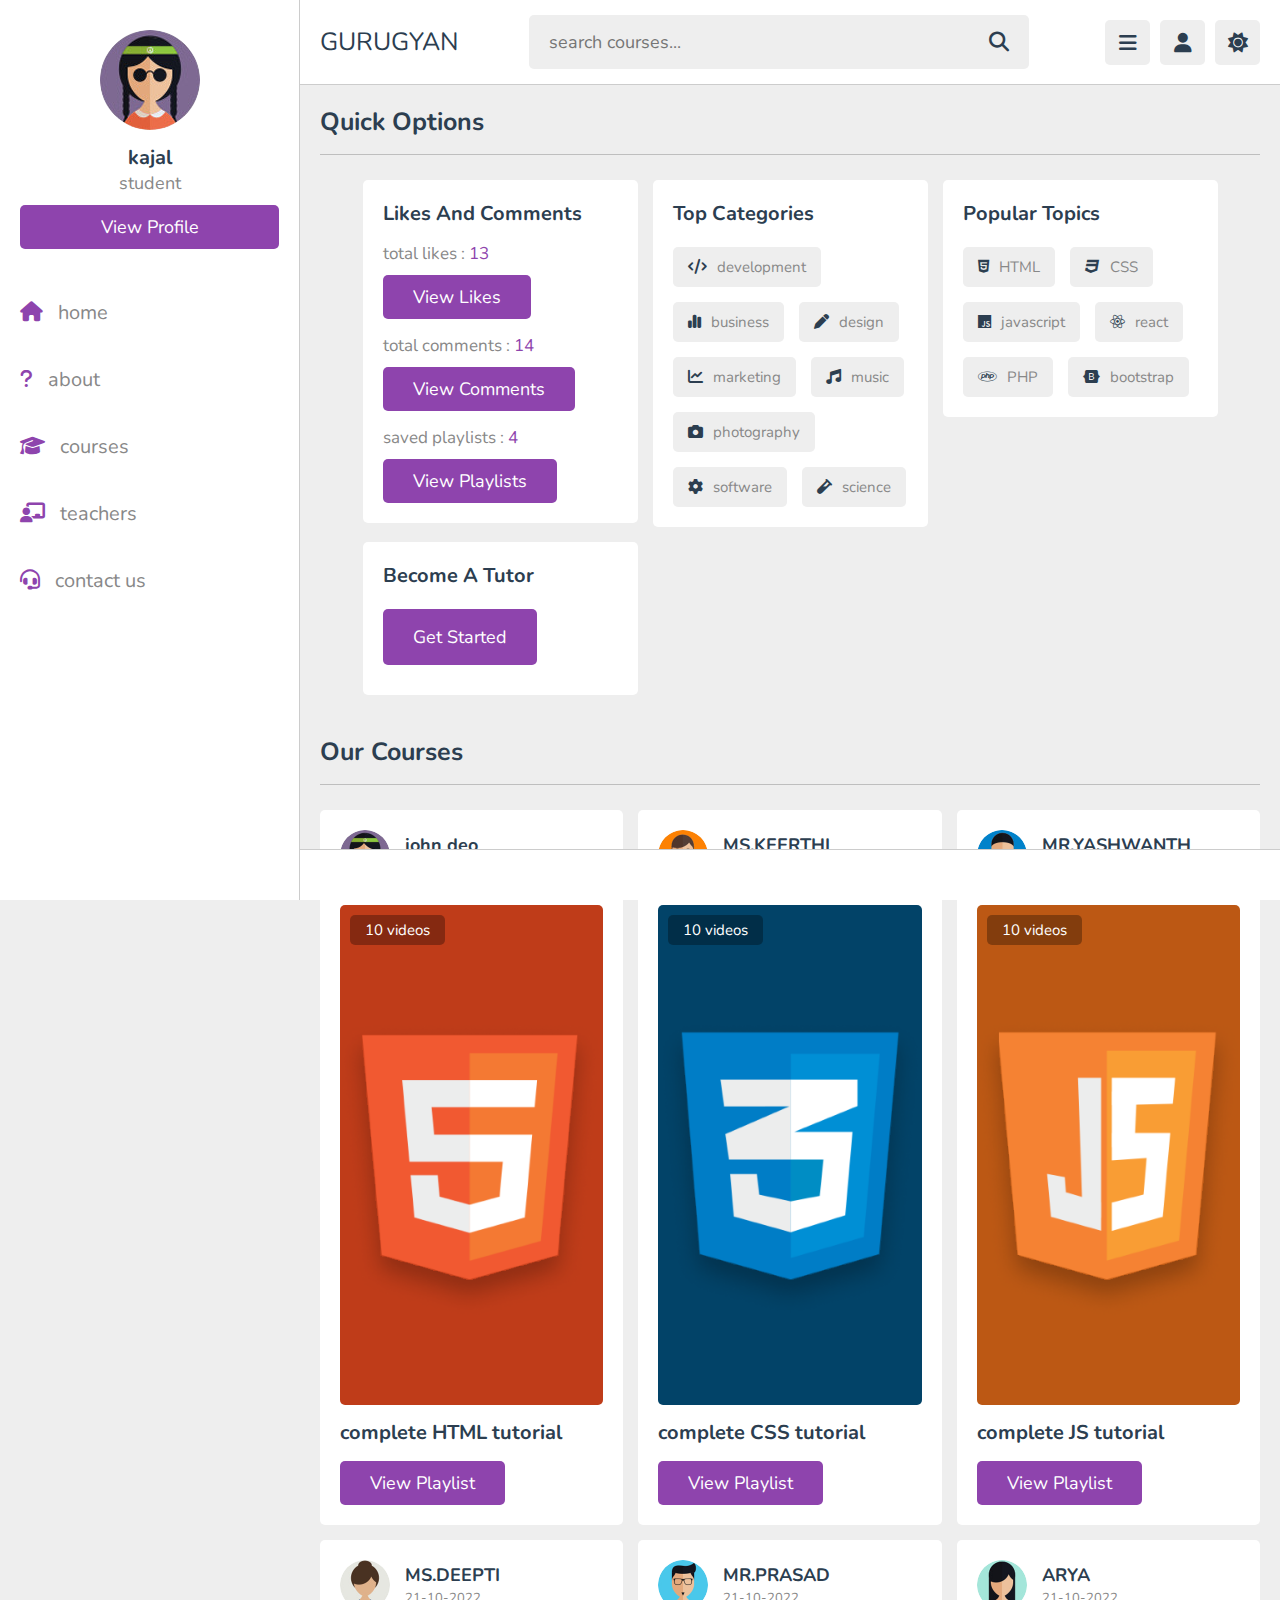
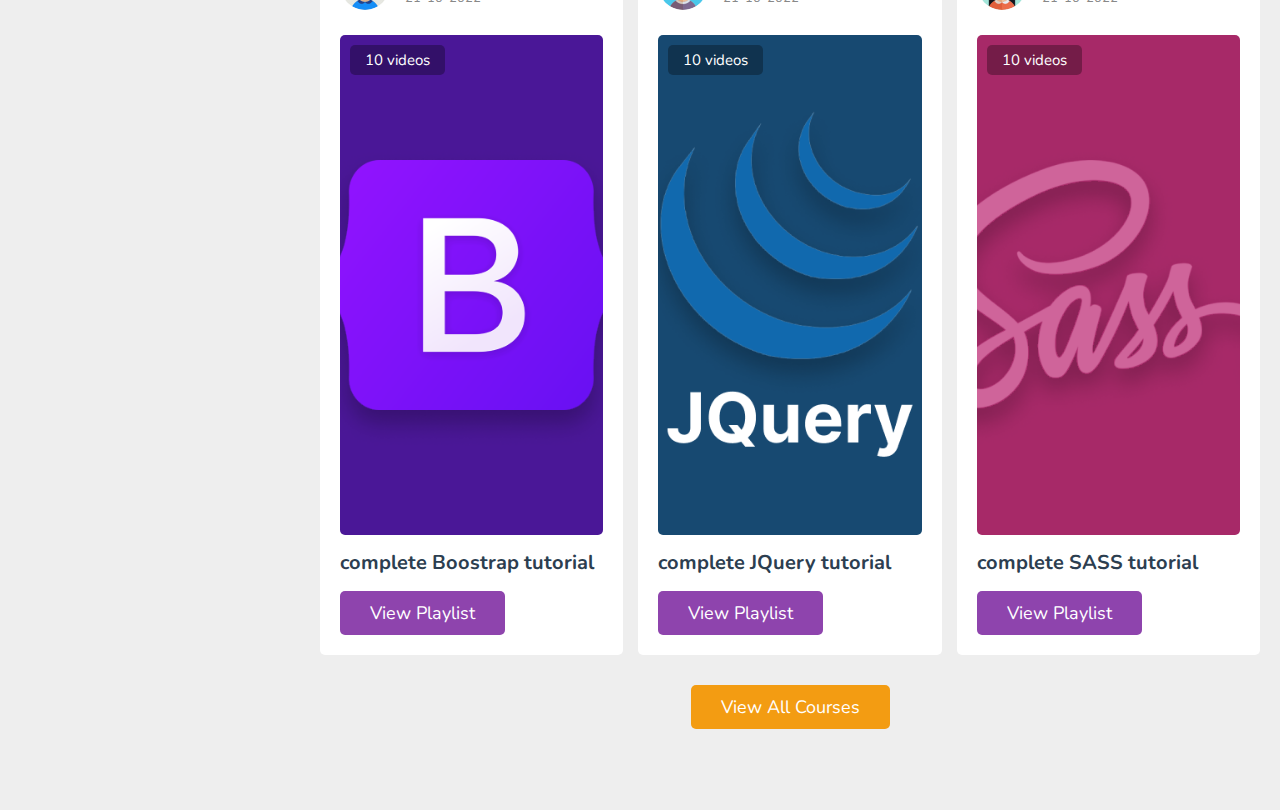
<file: desgin/index.html>
<!DOCTYPE html>
<html lang="en">
<head>
   <meta charset="UTF-8">
   <meta http-equiv="X-UA-Compatible" content="IE=edge">
   <meta name="viewport" content="width=device-width, initial-scale=1.0">
   <title>home</title>

   <!-- font awesome cdn link  -->
   <link rel="stylesheet" href="https://cdnjs.cloudflare.com/ajax/libs/font-awesome/6.1.2/css/all.min.css">

   <!-- custom css file link  -->
   <link rel="stylesheet" href="css/style.css">

</head>
<body>

<header class="header">
   
   <section class="flex">

      <a href="home.html" class="logo">GURUGYAN</a>

      <form action="search.html" method="post" class="search-form">
         <input type="text" name="search_box" required placeholder="search courses..." maxlength="100">
         <button type="submit" class="fas fa-search"></button>
      </form>

      <div class="icons">
         <div id="menu-btn" class="fas fa-bars"></div>
         <div id="search-btn" class="fas fa-search"></div>
         <div id="user-btn" class="fas fa-user"></div>
         <div id="toggle-btn" class="fas fa-sun"></div>
      </div>

      <div class="profile">
         <img src="images/pic-2.jpg" class="image" alt="">
         <h3 class="name">kajal</h3>
         <p class="role">student</p>
         <a href="profile.html" class="btn">view profile</a>
         <div class="flex-btn">
            <a href="login.html" class="option-btn">login</a>
            <a href="register.html" class="option-btn">register</a>
         </div>
      </div>

   </section>

</header>   

<div class="side-bar">

   <div id="close-btn">
      <i class="fas fa-times"></i>
   </div>

   <div class="profile">
      <img src="images/pic-2.jpg" class="image" alt="">
      <h3 class="name">kajal</h3>
      <p class="role">student</p>
      <a href="profile.html" class="btn">view profile</a>
   </div>

   <nav class="navbar">
      <a href="home.html"><i class="fas fa-home"></i><span>home</span></a>
      <a href="about.html"><i class="fas fa-question"></i><span>about</span></a>
      <a href="courses.html"><i class="fas fa-graduation-cap"></i><span>courses</span></a>
      <a href="teachers.html"><i class="fas fa-chalkboard-user"></i><span>teachers</span></a>
      <a href="contact.html"><i class="fas fa-headset"></i><span>contact us</span></a>
   </nav>

</div>

<section class="home-grid">

   <h1 class="heading">quick options</h1>

   <div class="box-container">

      <div class="box">
         <h3 class="title">likes and comments</h3>
         <p class="likes">total likes : <span>13</span></p>
         <a href="#" class="inline-btn">view likes</a>
         <p class="likes">total comments : <span>14</span></p>
         <a href="#" class="inline-btn">view comments</a>
         <p class="likes">saved playlists : <span>4</span></p>
         <a href="#" class="inline-btn">view playlists</a>
      </div>

      <div class="box">
         <h3 class="title">top categories</h3>
         <div class="flex">
            <a href="#"><i class="fas fa-code"></i><span>development</span></a>
            <a href="#"><i class="fas fa-chart-simple"></i><span>business</span></a>
            <a href="#"><i class="fas fa-pen"></i><span>design</span></a>
            <a href="#"><i class="fas fa-chart-line"></i><span>marketing</span></a>
            <a href="#"><i class="fas fa-music"></i><span>music</span></a>
            <a href="#"><i class="fas fa-camera"></i><span>photography</span></a>
            <a href="#"><i class="fas fa-cog"></i><span>software</span></a>
            <a href="#"><i class="fas fa-vial"></i><span>science</span></a>
         </div>
      </div>

      <div class="box">
         <h3 class="title">popular topics</h3>
         <div class="flex">
            <a href="#"><i class="fab fa-html5"></i><span>HTML</span></a>
            <a href="#"><i class="fab fa-css3"></i><span>CSS</span></a>
            <a href="#"><i class="fab fa-js"></i><span>javascript</span></a>
            <a href="#"><i class="fab fa-react"></i><span>react</span></a>
            <a href="#"><i class="fab fa-php"></i><span>PHP</span></a>
            <a href="#"><i class="fab fa-bootstrap"></i><span>bootstrap</span></a>
         </div>
      </div>

      <div class="box">
         <h3 class="title">become a tutor</h3>
         <p class="tutor">
         <a href="teachers.html" class="inline-btn">get started</a>
      </div>

   </div>

</section>



<section class="courses">

   <h1 class="heading">our courses</h1>

   <div class="box-container">

      <div class="box">
         <div class="tutor">
            <img src="images/pic-2.jpg" alt="">
            <div class="info">
               <h3>john deo</h3>
               <span>21-10-2022</span>
            </div>
         </div>
         <div class="thumb">
            <img src="images/thumb-1.png" alt="">
            <span>10 videos</span>
         </div>
         <h3 class="title">complete HTML tutorial</h3>
         <a href="playlist.html" class="inline-btn">view playlist</a>
      </div>

      <div class="box">
         <div class="tutor">
            <img src="images/pic-3.jpg" alt="">
            <div class="info">
               <h3>MS.KEERTHI</h3>
               <span>21-10-2022</span>
            </div>
         </div>
         <div class="thumb">
            <img src="images/thumb-2.png" alt="">
            <span>10 videos</span>
         </div>
         <h3 class="title">complete CSS tutorial</h3>
         <a href="playlist.html" class="inline-btn">view playlist</a>
      </div>

      <div class="box">
         <div class="tutor">
            <img src="images/pic-4.jpg" alt="">
            <div class="info">
               <h3>MR.YASHWANTH</h3>
               <span>21-10-2022</span>
            </div>
         </div>
         <div class="thumb">
            <img src="images/thumb-3.png" alt="">
            <span>10 videos</span>
         </div>
         <h3 class="title">complete JS tutorial</h3>
         <a href="playlist.html" class="inline-btn">view playlist</a>
      </div>

      <div class="box">
         <div class="tutor">
            <img src="images/pic-5.jpg" alt="">
            <div class="info">
               <h3>MS.DEEPTI</h3>
               <span>21-10-2022</span>
            </div>
         </div>
         <div class="thumb">
            <img src="images/thumb-4.png" alt="">
            <span>10 videos</span>
         </div>
         <h3 class="title">complete Boostrap tutorial</h3>
         <a href="playlist.html" class="inline-btn">view playlist</a>
      </div>

      <div class="box">
         <div class="tutor">
            <img src="images/pic-6.jpg" alt="">
            <div class="info">
               <h3>MR.PRASAD</h3>
               <span>21-10-2022</span>
            </div>
         </div>
         <div class="thumb">
            <img src="images/thumb-5.png" alt="">
            <span>10 videos</span>
         </div>
         <h3 class="title">complete JQuery tutorial</h3>
         <a href="playlist.html" class="inline-btn">view playlist</a>
      </div>

      <div class="box">
         <div class="tutor">
            <img src="images/pic-7.jpg" alt="">
            <div class="info">
               <h3>ARYA</h3>
               <span>21-10-2022</span>
            </div>
         </div>
         <div class="thumb">
            <img src="images/thumb-6.png" alt="">
            <span>10 videos</span>
         </div>
         <h3 class="title">complete SASS tutorial</h3>
         <a href="playlist.html" class="inline-btn">view playlist</a>
      </div>

   </div>

   <div class="more-btn">
      <a href="courses.html" class="inline-option-btn">view all courses</a>
   </div>

</section>















<footer class="footer">

   

</footer>

<!-- custom js file link  -->
<script src="js/script.js"></script>

   
</body>
</html>
</file>
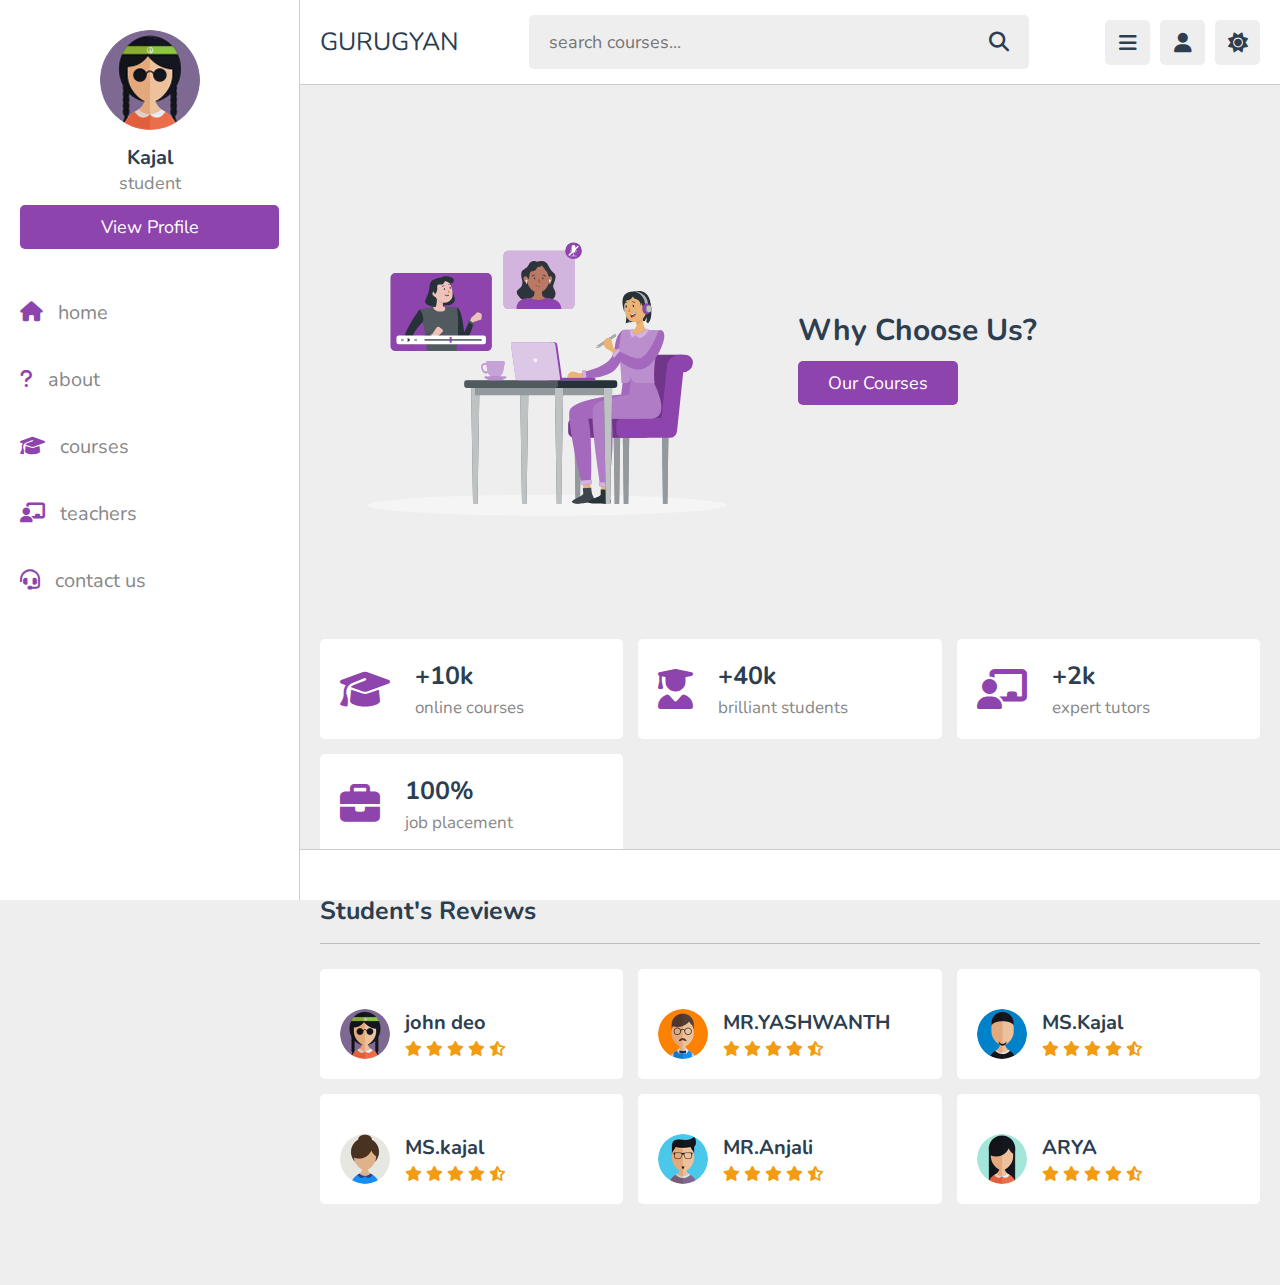
<file: desgin/about.html>
<!DOCTYPE html>
<html lang="en">
<head>
   <meta charset="UTF-8">
   <meta http-equiv="X-UA-Compatible" content="IE=edge">
   <meta name="viewport" content="width=device-width, initial-scale=1.0">
   <title>about us</title>

   <!-- font awesome cdn link  -->
   <link rel="stylesheet" href="https://cdnjs.cloudflare.com/ajax/libs/font-awesome/6.1.2/css/all.min.css">

   <!-- custom css file link  -->
   <link rel="stylesheet" href="css/style.css">

</head>
<body>

<header class="header">
   
   <section class="flex">

      <a href="home.html" class="logo">GURUGYAN</a> 

      <form action="search.html" method="post" class="search-form">
         <input type="text" name="search_box" required placeholder="search courses..." maxlength="100">
         <button type="submit" class="fas fa-search"></button>
      </form>

      <div class="icons">
         <div id="menu-btn" class="fas fa-bars"></div>
         <div id="search-btn" class="fas fa-search"></div>
         <div id="user-btn" class="fas fa-user"></div>
         <div id="toggle-btn" class="fas fa-sun"></div>
      </div>

      <div class="profile">
         <img src="images/pic-2.jpg" class="image" alt="">
         <h3 class="name">Kajal</h3>
         <p class="role">student</p>
         <a href="profile.html" class="btn">view profile</a>
         <div class="flex-btn">
            <a href="login.html" class="option-btn">login</a>
            <a href="register.html" class="option-btn">register</a>
         </div>
      </div>

   </section>

</header>   

<div class="side-bar">

   <div id="close-btn">
      <i class="fas fa-times"></i>
   </div>

   <div class="profile">
      <img src="images/pic-2.jpg" class="image" alt="">
      <h3 class="name">Kajal</h3>
      <p class="role">student</p>
      <a href="profile.html" class="btn">view profile</a>
   </div>

   <nav class="navbar">
      <a href="home.html"><i class="fas fa-home"></i><span>home</span></a>
      <a href="about.html"><i class="fas fa-question"></i><span>about</span></a>
      <a href="courses.html"><i class="fas fa-graduation-cap"></i><span>courses</span></a>
      <a href="teachers.html"><i class="fas fa-chalkboard-user"></i><span>teachers</span></a>
      <a href="contact.html"><i class="fas fa-headset"></i><span>contact us</span></a>
   </nav>

</div>

<section class="about">

   <div class="row">

      <div class="image">
         <img src="images/about-img.svg" alt="">
      </div>

      <div class="content">
         <h3>why choose us?</h3>
         
         <a href="courses.html" class="inline-btn">our courses</a>
      </div>

   </div>

   <div class="box-container">

      <div class="box">
         <i class="fas fa-graduation-cap"></i>
         <div>
            <h3>+10k</h3>
            <p>online courses</p>
         </div>
      </div>

      <div class="box">
         <i class="fas fa-user-graduate"></i>
         <div>
            <h3>+40k</h3>
            <p>brilliant students</p>
         </div>
      </div>

      <div class="box">
         <i class="fas fa-chalkboard-user"></i>
         <div>
            <h3>+2k</h3>
            <p>expert tutors</p>
         </div>
      </div>

      <div class="box">
         <i class="fas fa-briefcase"></i>
         <div>
            <h3>100%</h3>
            <p>job placement</p>
         </div>
      </div>

   </div>

</section> 

<section class="reviews">

   <h1 class="heading">student's reviews</h1>

   <div class="box-container">

      <div class="box">
         
         <div class="student">
            <img src="images/pic-2.jpg" alt="">
            <div>
               <h3>john deo</h3>
               <div class="stars">
                  <i class="fas fa-star"></i>
                  <i class="fas fa-star"></i>
                  <i class="fas fa-star"></i>
                  <i class="fas fa-star"></i>
                  <i class="fas fa-star-half-alt"></i>
               </div>
            </div>
         </div>
      </div>

      <div class="box"> 
         <div class="student">
            <img src="images/pic-3.jpg" alt="">
            <div>
               <h3>MR.YASHWANTH</h3>
               <div class="stars">
                  <i class="fas fa-star"></i>
                  <i class="fas fa-star"></i>
                  <i class="fas fa-star"></i>
                  <i class="fas fa-star"></i>
                  <i class="fas fa-star-half-alt"></i>
               </div>
            </div>
         </div>
      </div>

      <div class="box">
         
         <div class="student">
            <img src="images/pic-4.jpg" alt="">
            <div>
               <h3>MS.Kajal</h3>
               <div class="stars">
                  <i class="fas fa-star"></i>
                  <i class="fas fa-star"></i>
                  <i class="fas fa-star"></i>
                  <i class="fas fa-star"></i>
                  <i class="fas fa-star-half-alt"></i>
               </div>
            </div>
         </div>
      </div>

      <div class="box">
        
         <div class="student">
            <img src="images/pic-5.jpg" alt="">
            <div>
               <h3>MS.kajal</h3>
               <div class="stars">
                  <i class="fas fa-star"></i>
                  <i class="fas fa-star"></i>
                  <i class="fas fa-star"></i>
                  <i class="fas fa-star"></i>
                  <i class="fas fa-star-half-alt"></i>
               </div>
            </div>
         </div>
      </div>

      <div class="box">

         <div class="student">
            <img src="images/pic-6.jpg" alt="">
            <div>
               <h3>MR.Anjali</h3>
               <div class="stars">
                  <i class="fas fa-star"></i>
                  <i class="fas fa-star"></i>
                  <i class="fas fa-star"></i>
                  <i class="fas fa-star"></i>
                  <i class="fas fa-star-half-alt"></i>
               </div>
            </div>
         </div>
      </div>

      <div class="box">
   
         <div class="student">
            <img src="images/pic-7.jpg" alt="">
            <div>
               <h3>ARYA </h3>
               <div class="stars">
                  <i class="fas fa-star"></i>
                  <i class="fas fa-star"></i>
                  <i class="fas fa-star"></i>
                  <i class="fas fa-star"></i>
                  <i class="fas fa-star-half-alt"></i>
               </div>
            </div>
         </div>
      </div>

   </div>

</section>


<footer class="footer">

 

</footer>

<!-- custom js file link  -->
<script src="js/script.js"></script>

   
</body>
</html>
</file>
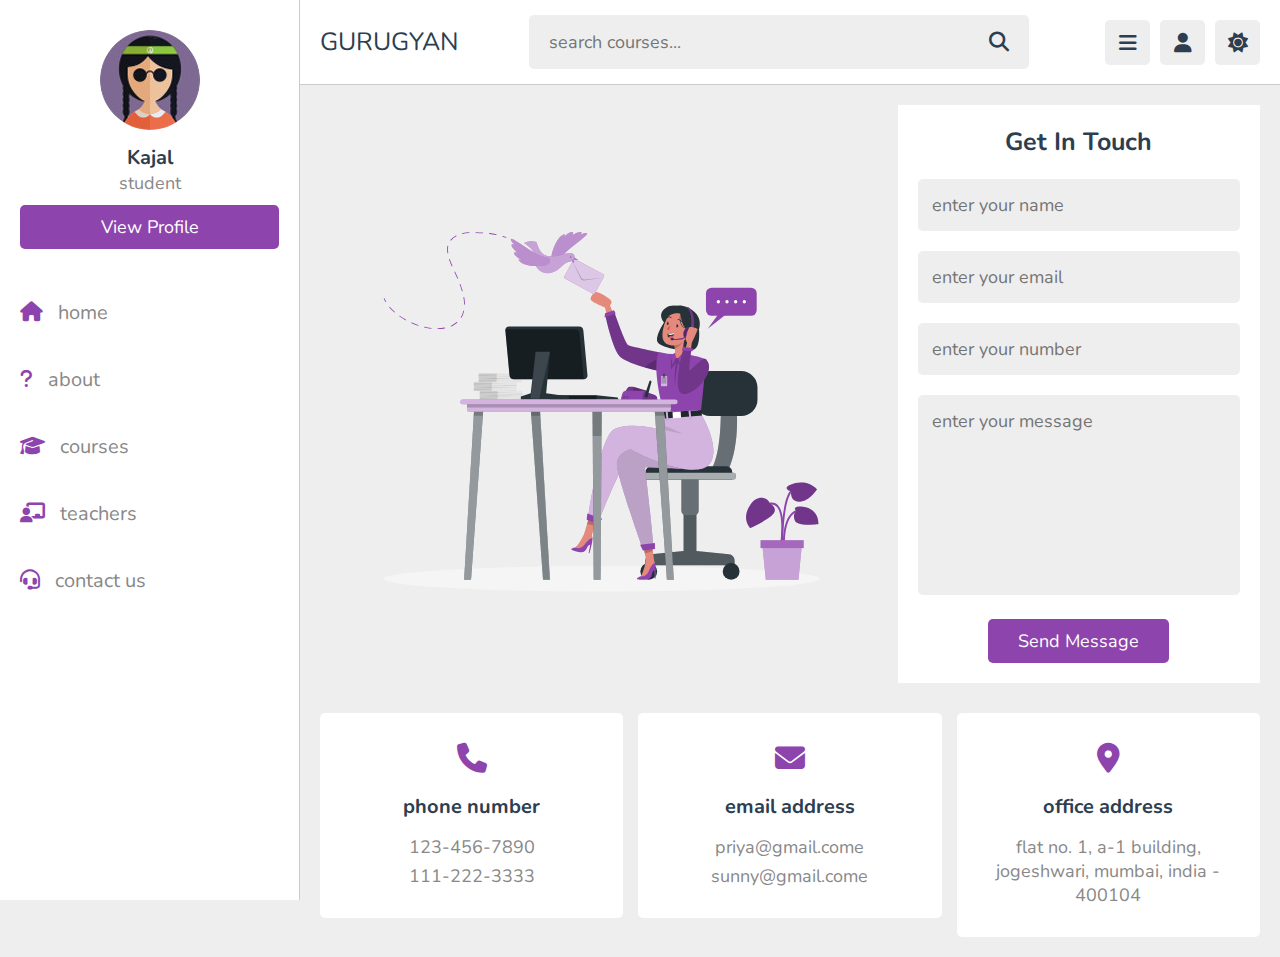
<file: desgin/contact.html>
<!DOCTYPE html>
<html lang="en">
<head>
   <meta charset="UTF-8">
   <meta http-equiv="X-UA-Compatible" content="IE=edge">
   <meta name="viewport" content="width=device-width, initial-scale=1.0">
   <title>contact us</title>

   <!-- font awesome cdn link  -->
   <link rel="stylesheet" href="https://cdnjs.cloudflare.com/ajax/libs/font-awesome/6.1.2/css/all.min.css">

   <!-- custom css file link  -->
   <link rel="stylesheet" href="css/style.css">

</head>
<body>

<header class="header">
   
   <section class="flex">

      <a href="home.html" class="logo">GURUGYAN</a>

      <form action="search.html" method="post" class="search-form">
         <input type="text" name="search_box" required placeholder="search courses..." maxlength="100">
         <button type="submit" class="fas fa-search"></button>
      </form>

      <div class="icons">
         <div id="menu-btn" class="fas fa-bars"></div>
         <div id="search-btn" class="fas fa-search"></div>
         <div id="user-btn" class="fas fa-user"></div>
         <div id="toggle-btn" class="fas fa-sun"></div>
      </div>

      <div class="profile">
         <img src="images/pic-2.jpg" class="image" alt="">
         <h3 class="name">kajal</h3>
         <p class="role">student</p>
         <a href="profile.html" class="btn">view profile</a>
         <div class="flex-btn">
            <a href="login.html" class="option-btn">login</a>
            <a href="register.html" class="option-btn">register</a>
         </div>
      </div>

   </section>

</header>   

<div class="side-bar">

   <div id="close-btn">
      <i class="fas fa-times"></i>
   </div>

   <div class="profile">
      <img src="images/pic-2.jpg" class="image" alt="">
      <h3 class="name">Kajal</h3>
      <p class="role">student</p>
      <a href="profile.html" class="btn">view profile</a>
   </div>

   <nav class="navbar">
      <a href="home.html"><i class="fas fa-home"></i><span>home</span></a>
      <a href="about.html"><i class="fas fa-question"></i><span>about</span></a>
      <a href="courses.html"><i class="fas fa-graduation-cap"></i><span>courses</span></a>
      <a href="teachers.html"><i class="fas fa-chalkboard-user"></i><span>teachers</span></a>
      <a href="contact.html"><i class="fas fa-headset"></i><span>contact us</span></a>
   </nav>

</div>

<section class="contact">

   <div class="row">

      <div class="image">
         <img src="images/contact-img.svg" alt="">
      </div>

      <form action="" method="post">
         <h3>get in touch</h3>
         <input type="text" placeholder="enter your name" name="name" required maxlength="50" class="box">
         <input type="email" placeholder="enter your email" name="email" required maxlength="50" class="box">
         <input type="number" placeholder="enter your number" name="number" required maxlength="50" class="box">
         <textarea name="msg" class="box" placeholder="enter your message" required maxlength="1000" cols="30" rows="10"></textarea>
         <input type="submit" value="send message" class="inline-btn" name="submit">
      </form>

   </div>

   <div class="box-container">

      <div class="box">
         <i class="fas fa-phone"></i>
         <h3>phone number</h3>
         <a href="tel:1234567890">123-456-7890</a>
         <a href="tel:1112223333">111-222-3333</a>
      </div>
      
      <div class="box">
         <i class="fas fa-envelope"></i>
         <h3>email address</h3>
         <a href="mailto:PRIYA@gmail.com">priya@gmail.come</a>
         <a href="mailto:sunny@gmail.com">sunny@gmail.come</a>
      </div>

      <div class="box">
         <i class="fas fa-map-marker-alt"></i>
         <h3>office address</h3>
         <a href="#">flat no. 1, a-1 building, jogeshwari, mumbai, india - 400104</a>
      </div>

   </div>

</section>
















<!-- custom js file link  -->
<script src="js/script.js"></script>

   
</body>
</html>
</file>
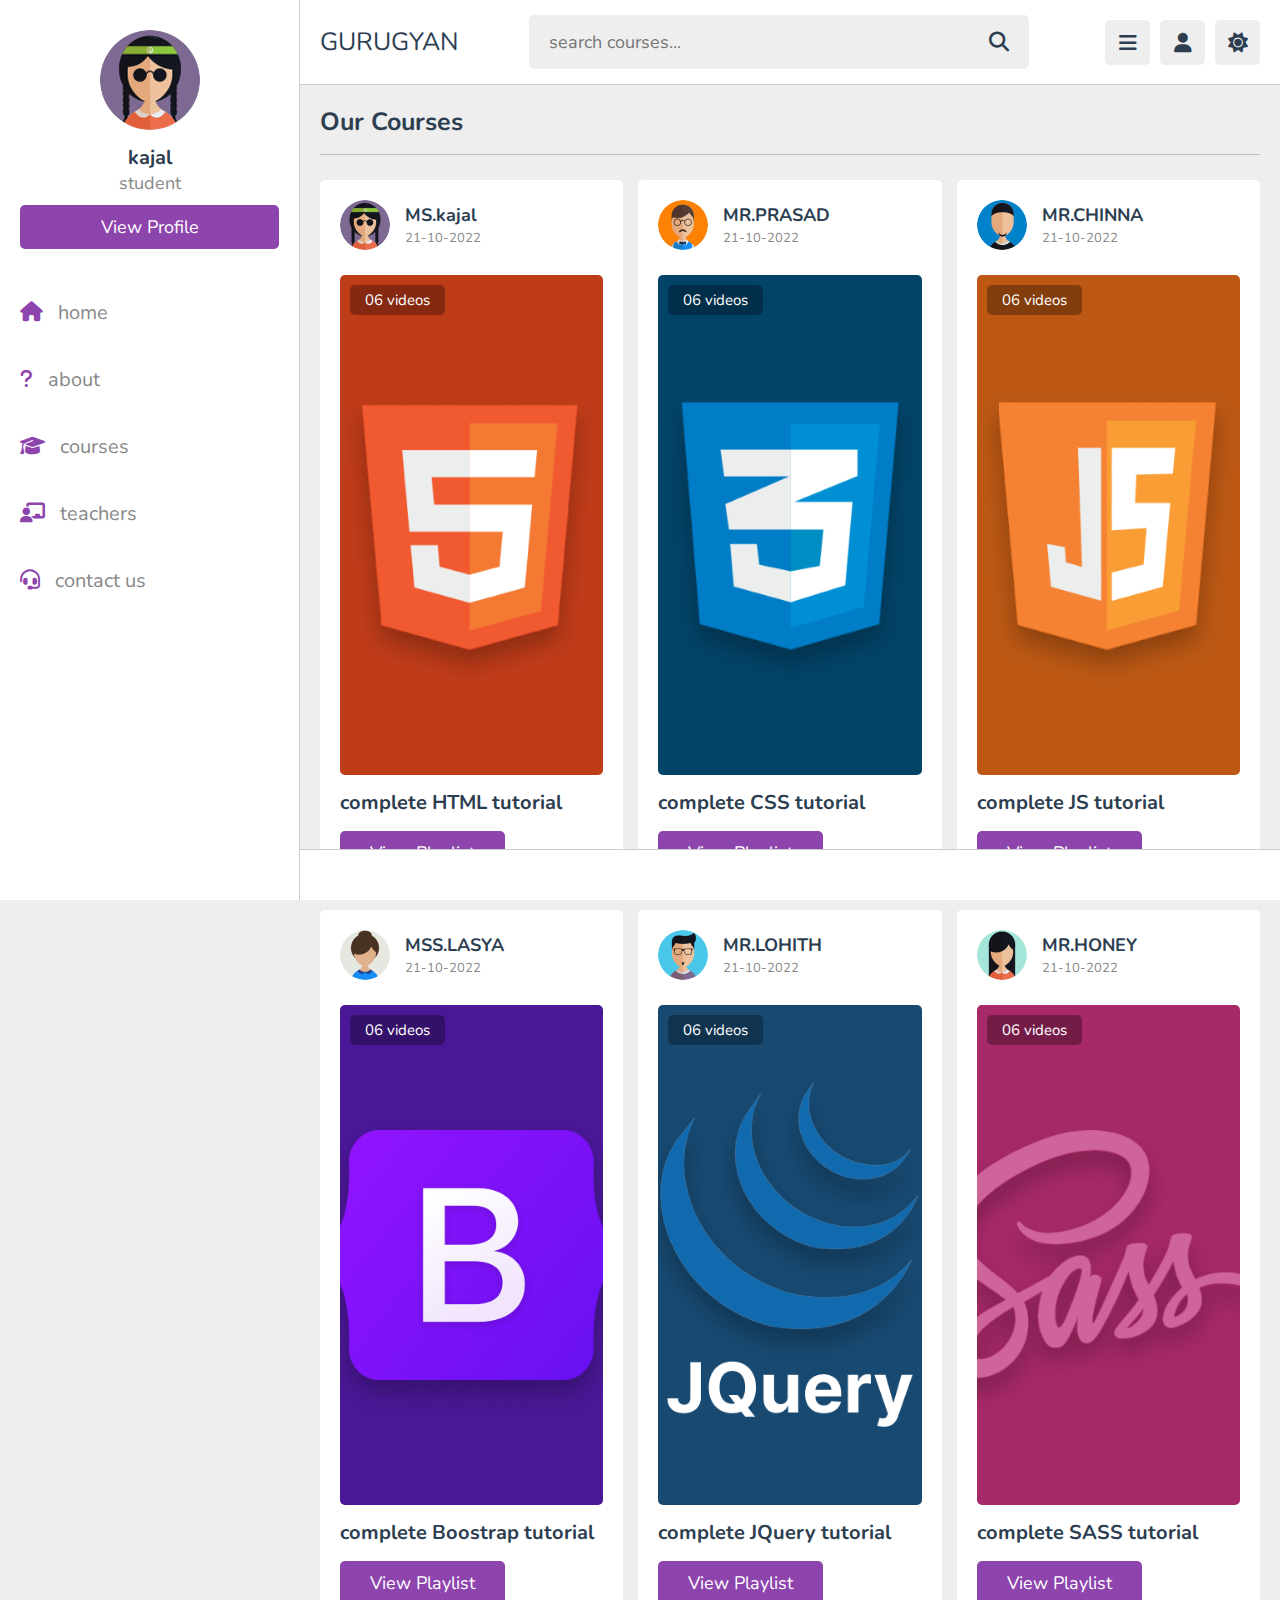
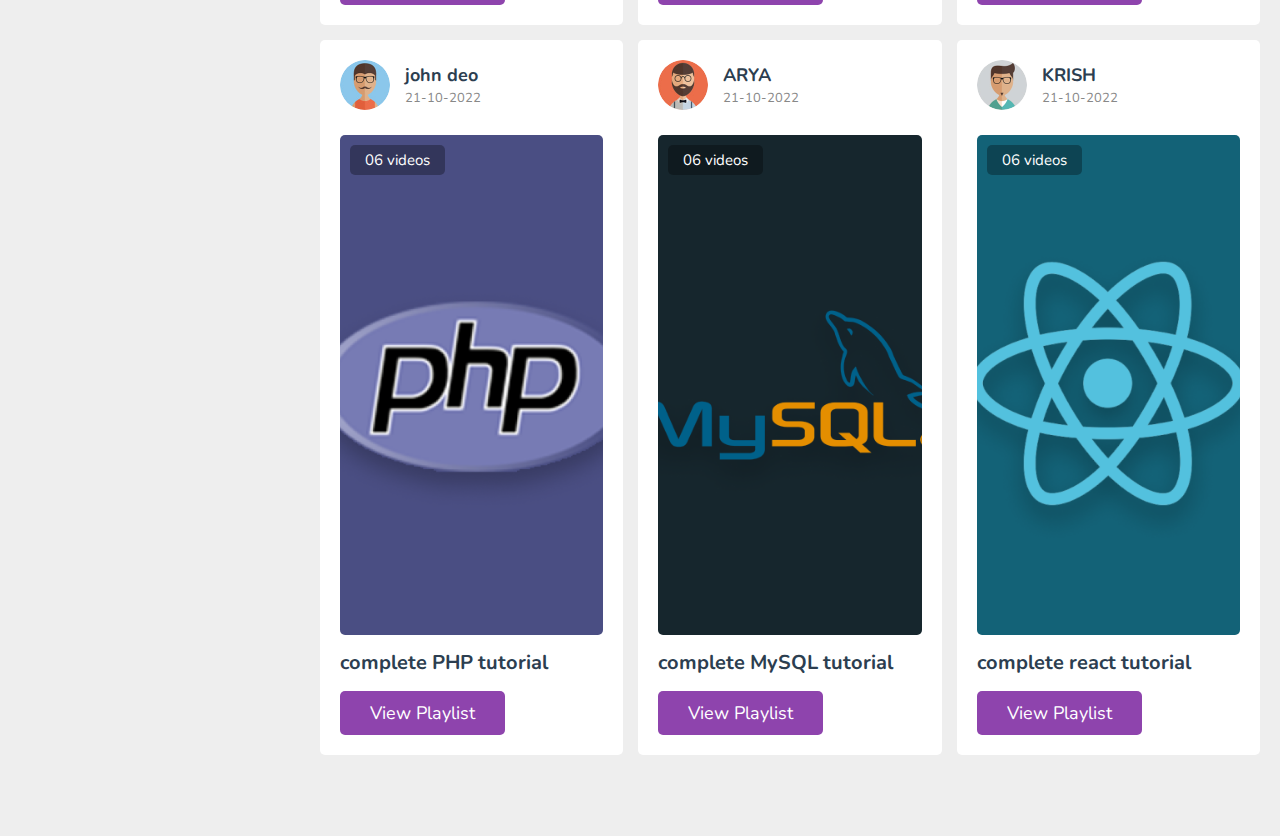
<file: desgin/courses.html>
<!DOCTYPE html>
<html lang="en">
<head>
   <meta charset="UTF-8">
   <meta http-equiv="X-UA-Compatible" content="IE=edge">
   <meta name="viewport" content="width=device-width, initial-scale=1.0">
   <title>courses</title>

   <!-- font awesome cdn link  -->
   <link rel="stylesheet" href="https://cdnjs.cloudflare.com/ajax/libs/font-awesome/6.1.2/css/all.min.css">

   <!-- custom css file link  -->
   <link rel="stylesheet" href="css/style.css">

</head>
<body>

<header class="header">
   
   <section class="flex">

      <a href="home.html" class="logo">GURUGYAN</a>

      <form action="search.html" method="post" class="search-form">
         <input type="text" name="search_box" required placeholder="search courses..." maxlength="100">
         <button type="submit" class="fas fa-search"></button>
      </form>

      <div class="icons">
         <div id="menu-btn" class="fas fa-bars"></div>
         <div id="search-btn" class="fas fa-search"></div>
         <div id="user-btn" class="fas fa-user"></div>
         <div id="toggle-btn" class="fas fa-sun"></div>
      </div>

      <div class="profile">
         <img src="images/pic-2.jpg" class="image" alt="">
         <h3 class="name">Kajal</h3>
         <p class="role">student</p>
         <a href="profile.html" class="btn">view profile</a>
         <div class="flex-btn">
            <a href="login.html" class="option-btn">login</a>
            <a href="register.html" class="option-btn">register</a>
         </div>
      </div>

   </section>

</header>   

<div class="side-bar">

   <div id="close-btn">
      <i class="fas fa-times"></i>
   </div>

   <div class="profile">
      <img src="images/pic-2.jpg" class="image" alt="">
      <h3 class="name">kajal</h3>
      <p class="role">student</p>
      <a href="profile.html" class="btn">view profile</a>
   </div>

   <nav class="navbar">
      <a href="home.html"><i class="fas fa-home"></i><span>home</span></a>
      <a href="about.html"><i class="fas fa-question"></i><span>about</span></a>
      <a href="courses.html"><i class="fas fa-graduation-cap"></i><span>courses</span></a>
      <a href="teachers.html"><i class="fas fa-chalkboard-user"></i><span>teachers</span></a>
      <a href="contact.html"><i class="fas fa-headset"></i><span>contact us</span></a>
   </nav>

</div>

<section class="courses">

   <h1 class="heading">our courses</h1>

   <div class="box-container">

      <div class="box">
         <div class="tutor">
            <img src="images/pic-2.jpg" alt="">
            <div class="info">
               <h3>MS.kajal</h3>
               <span>21-10-2022</span>
            </div>
         </div>
         <div class="thumb">
            <img src="images/thumb-1.png" alt="">
            <span>06 videos</span>
         </div>
         <h3 class="title">complete HTML tutorial</h3>
         <a href="playlist.html" class="inline-btn">view playlist</a>
      </div>

      <div class="box">
         <div class="tutor">
            <img src="images/pic-3.jpg" alt="">
            <div class="info">
               <h3>MR.PRASAD</h3>
               <span>21-10-2022</span>
            </div>
         </div>
         <div class="thumb">
            <img src="images/thumb-2.png" alt="">
            <span>06 videos</span>
         </div>
         <h3 class="title">complete CSS tutorial</h3>
         <a href="playlist.html" class="inline-btn">view playlist</a>
      </div>

      <div class="box">
         <div class="tutor">
            <img src="images/pic-4.jpg" alt="">
            <div class="info">
               <h3>MR.CHINNA</h3>
               <span>21-10-2022</span>
            </div>
         </div>
         <div class="thumb">
            <img src="images/thumb-3.png" alt="">
            <span>06 videos</span>
         </div>
         <h3 class="title">complete JS tutorial</h3>
         <a href="playlist.html" class="inline-btn">view playlist</a>
      </div>

      <div class="box">
         <div class="tutor">
            <img src="images/pic-5.jpg" alt="">
            <div class="info">
               <h3>MSS.LASYA</h3>
               <span>21-10-2022</span>
            </div>
         </div>
         <div class="thumb">
            <img src="images/thumb-4.png" alt="">
            <span>06 videos</span>
         </div>
         <h3 class="title">complete Boostrap tutorial</h3>
         <a href="playlist.html" class="inline-btn">view playlist</a>
      </div>

      <div class="box">
         <div class="tutor">
            <img src="images/pic-6.jpg" alt="">
            <div class="info">
               <h3>MR.LOHITH</h3>
               <span>21-10-2022</span>
            </div>
         </div>
         <div class="thumb">
            <img src="images/thumb-5.png" alt="">
            <span>06 videos</span>
         </div>
         <h3 class="title">complete JQuery tutorial</h3>
         <a href="playlist.html" class="inline-btn">view playlist</a>
      </div>

      <div class="box">
         <div class="tutor">
            <img src="images/pic-7.jpg" alt="">
            <div class="info">
               <h3>MR.HONEY</h3>
               <span>21-10-2022</span>
            </div>
         </div>
         <div class="thumb">
            <img src="images/thumb-6.png" alt="">
            <span>06 videos</span>
         </div>
         <h3 class="title">complete SASS tutorial</h3>
         <a href="playlist.html" class="inline-btn">view playlist</a>
      </div>

      <div class="box">
         <div class="tutor">
            <img src="images/pic-8.jpg" alt="">
            <div class="info">
               <h3>john deo</h3>
               <span>21-10-2022</span>
            </div>
         </div>
         <div class="thumb">
            <img src="images/thumb-7.png" alt="">
            <span>06 videos</span>
         </div>
         <h3 class="title">complete PHP tutorial</h3>
         <a href="playlist.html" class="inline-btn">view playlist</a>
      </div>

      <div class="box">
         <div class="tutor">
            <img src="images/pic-9.jpg" alt="">
            <div class="info">
               <h3>ARYA</h3>
               <span>21-10-2022</span>
            </div>
         </div>
         <div class="thumb">
            <img src="images/thumb-8.png" alt="">
            <span>06 videos</span>
         </div>
         <h3 class="title">complete MySQL tutorial</h3>
         <a href="playlist.html" class="inline-btn">view playlist</a>
      </div>

      <div class="box">
         <div class="tutor">
            <img src="images/pic-1.jpg" alt="">
            <div class="info">
               <h3>KRISH</h3>
               <span>21-10-2022</span>
            </div>
         </div>
         <div class="thumb">
            <img src="images/thumb-9.png" alt="">
            <span>06 videos</span>
         </div>
         <h3 class="title">complete react tutorial</h3>
         <a href="playlist.html" class="inline-btn">view playlist</a>
      </div>

   </div>

</section>














<footer class="footer">

   
</footer>

<!-- custom js file link  -->
<script src="js/script.js"></script>

   
</body>
</html>
</file>
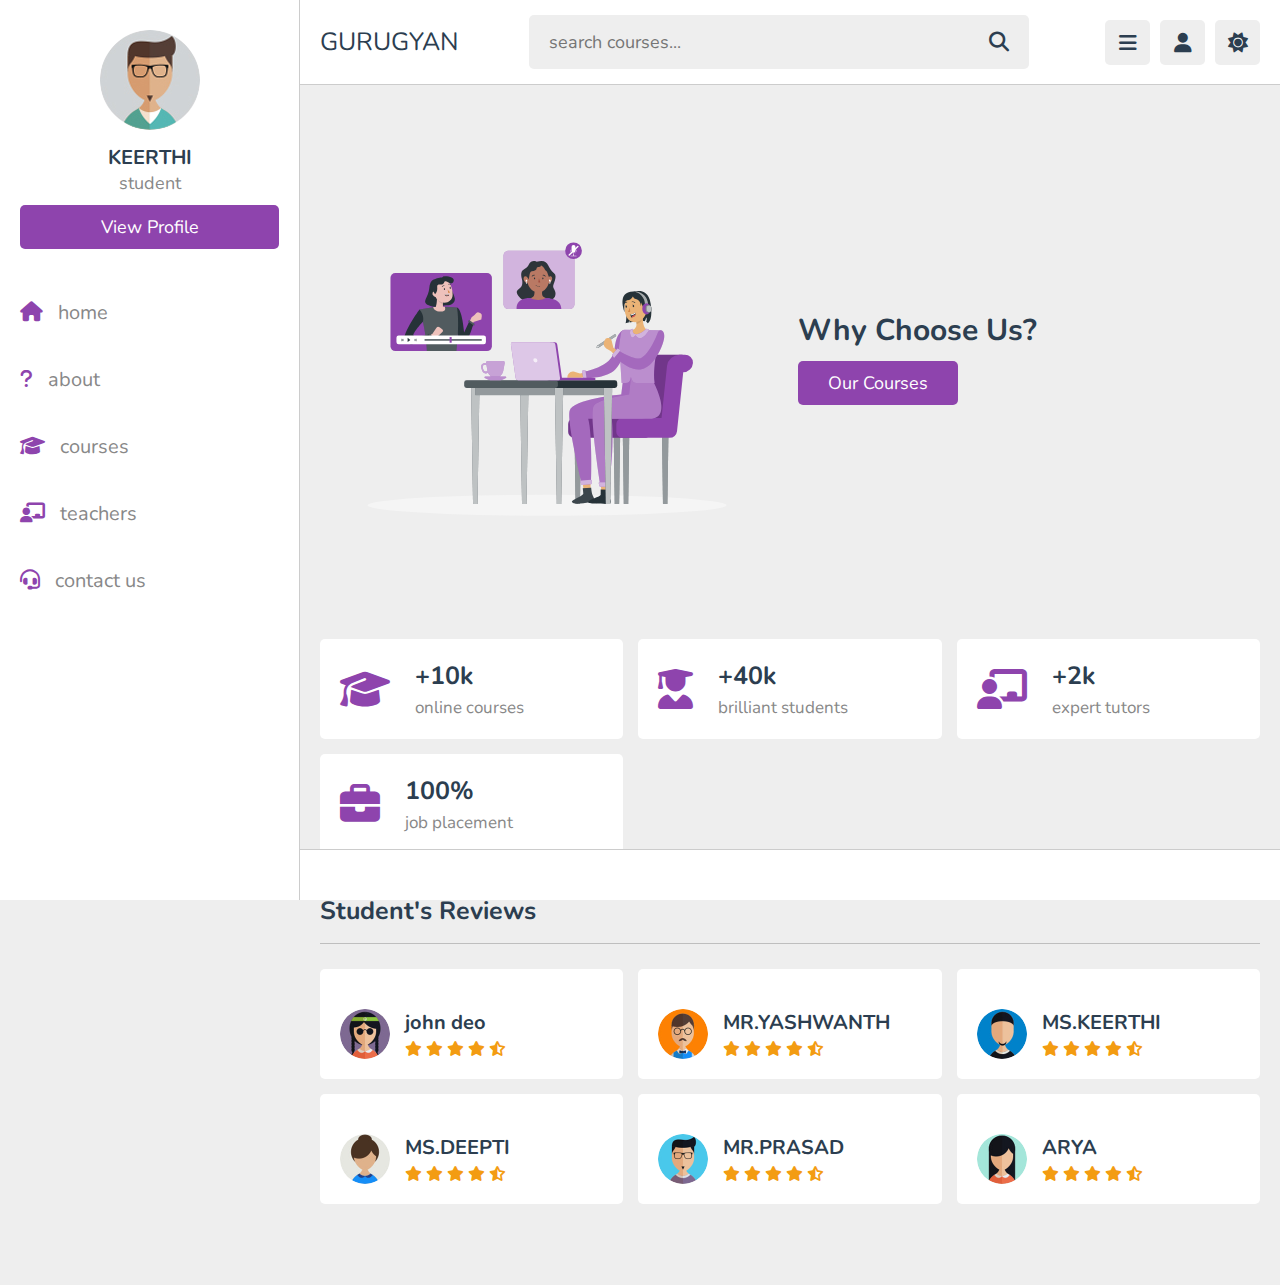
<file: desgin/DESIGN.html>
<!DOCTYPE html>
<html lang="en">
<head>
   <meta charset="UTF-8">
   <meta http-equiv="X-UA-Compatible" content="IE=edge">
   <meta name="viewport" content="width=device-width, initial-scale=1.0">
   <title>about us</title>

   <!-- font awesome cdn link  -->
   <link rel="stylesheet" href="https://cdnjs.cloudflare.com/ajax/libs/font-awesome/6.1.2/css/all.min.css">

   <!-- custom css file link  -->
   <link rel="stylesheet" href="css/style.css">

</head>
<body>

<header class="header">
   
   <section class="flex">

      <a href="home.html" class="logo">GURUGYAN</a>

      <form action="search.html" method="post" class="search-form">
         <input type="text" name="search_box" required placeholder="search courses..." maxlength="100">
         <button type="submit" class="fas fa-search"></button>
      </form>

      <div class="icons">
         <div id="menu-btn" class="fas fa-bars"></div>
         <div id="search-btn" class="fas fa-search"></div>
         <div id="user-btn" class="fas fa-user"></div>
         <div id="toggle-btn" class="fas fa-sun"></div>
      </div>

      <div class="profile">
         <img src="images/pic-1.jpg" class="image" alt="">
         <h3 class="name">KEERTHI</h3>
         <p class="role">student</p>
         <a href="profile.html" class="btn">view profile</a>
         <div class="flex-btn">
            <a href="login.html" class="option-btn">login</a>
            <a href="register.html" class="option-btn">register</a>
         </div>
      </div>

   </section>

</header>   

<div class="side-bar">

   <div id="close-btn">
      <i class="fas fa-times"></i>
   </div>

   <div class="profile">
      <img src="images/pic-1.jpg" class="image" alt="">
      <h3 class="name">KEERTHI</h3>
      <p class="role">student</p>
      <a href="profile.html" class="btn">view profile</a>
   </div>

   <nav class="navbar">
      <a href="home.html"><i class="fas fa-home"></i><span>home</span></a>
      <a href="about.html"><i class="fas fa-question"></i><span>about</span></a>
      <a href="courses.html"><i class="fas fa-graduation-cap"></i><span>courses</span></a>
      <a href="teachers.html"><i class="fas fa-chalkboard-user"></i><span>teachers</span></a>
      <a href="contact.html"><i class="fas fa-headset"></i><span>contact us</span></a>
   </nav>

</div>

<section class="about">

   <div class="row">

      <div class="image">
         <img src="images/about-img.svg" alt="">
      </div>

      <div class="content">
         <h3>why choose us?</h3>
         
         <a href="courses.html" class="inline-btn">our courses</a>
      </div>

   </div>

   <div class="box-container">

      <div class="box">
         <i class="fas fa-graduation-cap"></i>
         <div>
            <h3>+10k</h3>
            <p>online courses</p>
         </div>
      </div>

      <div class="box">
         <i class="fas fa-user-graduate"></i>
         <div>
            <h3>+40k</h3>
            <p>brilliant students</p>
         </div>
      </div>

      <div class="box">
         <i class="fas fa-chalkboard-user"></i>
         <div>
            <h3>+2k</h3>
            <p>expert tutors</p>
         </div>
      </div>

      <div class="box">
         <i class="fas fa-briefcase"></i>
         <div>
            <h3>100%</h3>
            <p>job placement</p>
         </div>
      </div>

   </div>

</section> 

<section class="reviews">

   <h1 class="heading">student's reviews</h1>

   <div class="box-container">

      <div class="box">
         
         <div class="student">
            <img src="images/pic-2.jpg" alt="">
            <div>
               <h3>john deo</h3>
               <div class="stars">
                  <i class="fas fa-star"></i>
                  <i class="fas fa-star"></i>
                  <i class="fas fa-star"></i>
                  <i class="fas fa-star"></i>
                  <i class="fas fa-star-half-alt"></i>
               </div>
            </div>
         </div>
      </div>

      <div class="box"> 
         <div class="student">
            <img src="images/pic-3.jpg" alt="">
            <div>
               <h3>MR.YASHWANTH</h3>
               <div class="stars">
                  <i class="fas fa-star"></i>
                  <i class="fas fa-star"></i>
                  <i class="fas fa-star"></i>
                  <i class="fas fa-star"></i>
                  <i class="fas fa-star-half-alt"></i>
               </div>
            </div>
         </div>
      </div>

      <div class="box">
         
         <div class="student">
            <img src="images/pic-4.jpg" alt="">
            <div>
               <h3>MS.KEERTHI</h3>
               <div class="stars">
                  <i class="fas fa-star"></i>
                  <i class="fas fa-star"></i>
                  <i class="fas fa-star"></i>
                  <i class="fas fa-star"></i>
                  <i class="fas fa-star-half-alt"></i>
               </div>
            </div>
         </div>
      </div>

      <div class="box">
        
         <div class="student">
            <img src="images/pic-5.jpg" alt="">
            <div>
               <h3>MS.DEEPTI</h3>
               <div class="stars">
                  <i class="fas fa-star"></i>
                  <i class="fas fa-star"></i>
                  <i class="fas fa-star"></i>
                  <i class="fas fa-star"></i>
                  <i class="fas fa-star-half-alt"></i>
               </div>
            </div>
         </div>
      </div>

      <div class="box">

         <div class="student">
            <img src="images/pic-6.jpg" alt="">
            <div>
               <h3>MR.PRASAD</h3>
               <div class="stars">
                  <i class="fas fa-star"></i>
                  <i class="fas fa-star"></i>
                  <i class="fas fa-star"></i>
                  <i class="fas fa-star"></i>
                  <i class="fas fa-star-half-alt"></i>
               </div>
            </div>
         </div>
      </div>

      <div class="box">
   
         <div class="student">
            <img src="images/pic-7.jpg" alt="">
            <div>
               <h3>ARYA
                  
               </h3>
               <div class="stars">
                  <i class="fas fa-star"></i>
                  <i class="fas fa-star"></i>
                  <i class="fas fa-star"></i>
                  <i class="fas fa-star"></i>
                  <i class="fas fa-star-half-alt"></i>
               </div>
            </div>
         </div>
      </div>

   </div>

</section>













<footer class="footer">

 

</footer>

<!-- custom js file link  -->
<script src="js/script.js"></script>

   
</body>
</html>
</file>
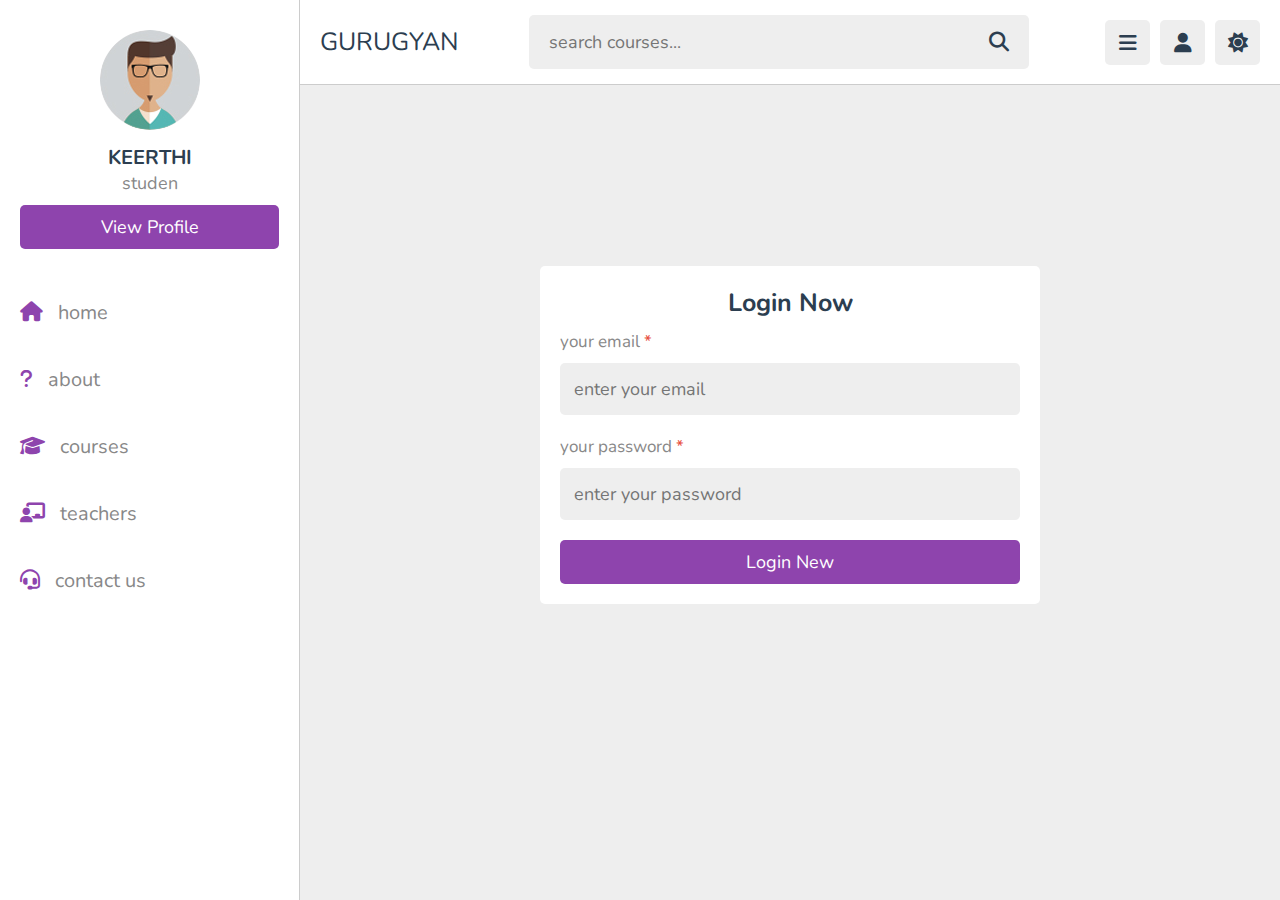
<file: desgin/login.html>
<!DOCTYPE html>
<html lang="en">
<head>
   <meta charset="UTF-8">
   <meta http-equiv="X-UA-Compatible" content="IE=edge">
   <meta name="viewport" content="width=device-width, initial-scale=1.0">
   <title>login</title>

   <!-- font awesome cdn link  -->
   <link rel="stylesheet" href="https://cdnjs.cloudflare.com/ajax/libs/font-awesome/6.1.2/css/all.min.css">

   <!-- custom css file link  -->
   <link rel="stylesheet" href="css/style.css">

</head>
<body>

<header class="header">
   
   <section class="flex">

      <a href="home.html" class="logo">GURUGYAN</a>

      <form action="search.html" method="post" class="search-form">
         <input type="text" name="search_box" required placeholder="search courses..." maxlength="100">
         <button type="submit" class="fas fa-search"></button>
      </form>

      <div class="icons">
         <div id="menu-btn" class="fas fa-bars"></div>
         <div id="search-btn" class="fas fa-search"></div>
         <div id="user-btn" class="fas fa-user"></div>
         <div id="toggle-btn" class="fas fa-sun"></div>
      </div>

      <div class="profile">
         <img src="images/pic-1.jpg" class="image" alt="">
         <h3 class="name">KEERTHI</h3>
         <p class="role">studenT</p>
         <a href="profile.html" class="btn">view profile</a>
         <div class="flex-btn">
            <a href="login.html" class="option-btn">login</a>
            <a href="register.html" class="option-btn">register</a>
         </div>
      </div>

   </section>

</header>   

<div class="side-bar">

   <div id="close-btn">
      <i class="fas fa-times"></i>
   </div>

   <div class="profile">
      <img src="images/pic-1.jpg" class="image" alt="">
      <h3 class="name">KEERTHI</h3>
      <p class="role">studen</p>
      <a href="profile.html" class="btn">view profile</a>
   </div>

   <nav class="navbar">
      <a href="home.html"><i class="fas fa-home"></i><span>home</span></a>
      <a href="about.html"><i class="fas fa-question"></i><span>about</span></a>
      <a href="courses.html"><i class="fas fa-graduation-cap"></i><span>courses</span></a>
      <a href="teachers.html"><i class="fas fa-chalkboard-user"></i><span>teachers</span></a>
      <a href="contact.html"><i class="fas fa-headset"></i><span>contact us</span></a>
   </nav>

</div>

<section class="form-container">

   <form action="" method="post" enctype="multipart/form-data">
      <h3>login now</h3>
      <p>your email <span>*</span></p>
      <input type="email" name="email" placeholder="enter your email" required maxlength="50" class="box">
      <p>your password <span>*</span></p>
      <input type="password" name="pass" placeholder="enter your password" required maxlength="20" class="box">
      <input type="submit" value="login new" name="submit" class="btn">
   </form>

</section>

















<!-- custom js file link  -->
<script src="js/script.js"></script>

   
</body>
</html>
</file>
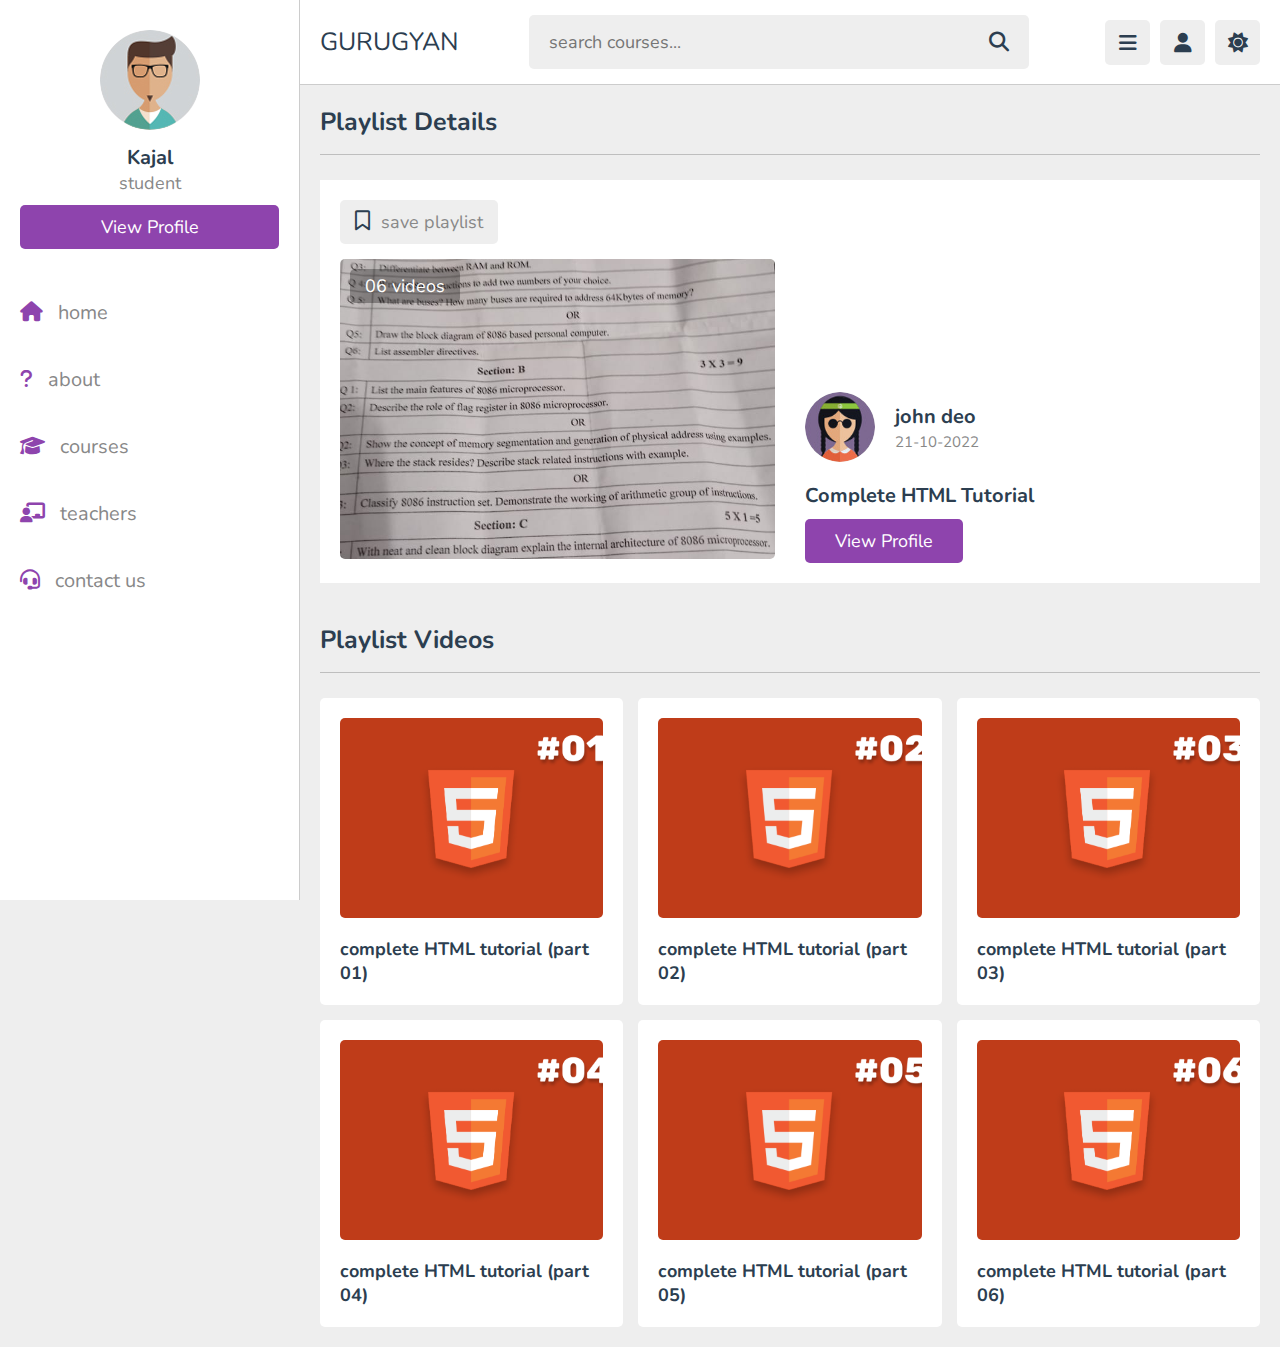
<file: desgin/playlist.html>
<!DOCTYPE html>
<html lang="en">
<head>
   <meta charset="UTF-8">
   <meta http-equiv="X-UA-Compatible" content="IE=edge">
   <meta name="viewport" content="width=device-width, initial-scale=1.0">
   <title>video playlist</title>

   <!-- font awesome cdn link  -->
   <link rel="stylesheet" href="https://cdnjs.cloudflare.com/ajax/libs/font-awesome/6.1.2/css/all.min.css">

   <!-- custom css file link  -->
   <link rel="stylesheet" href="css/style.css">

</head>
<body>

<header class="header">
   
   <section class="flex">

      <a href="home.html" class="logo">GURUGYAN</a>

      <form action="search.html" method="post" class="search-form">
         <input type="text" name="search_box" required placeholder="search courses..." maxlength="100">
         <button type="submit" class="fas fa-search"></button>
      </form>

      <div class="icons">
         <div id="menu-btn" class="fas fa-bars"></div>
         <div id="search-btn" class="fas fa-search"></div>
         <div id="user-btn" class="fas fa-user"></div>
         <div id="toggle-btn" class="fas fa-sun"></div>
      </div>

      <div class="profile">
         <img src="images/pic-2.jpg" class="image" alt="">
         <h3 class="name">Kajal</h3>
         <p class="role">students</p>
         <a href="profile.html" class="btn">view profile</a>
         <div class="flex-btn">
            <a href="login.html" class="option-btn">login</a>
            <a href="register.html" class="option-btn">register</a>
         </div>
      </div>

   </section>

</header>   

<div class="side-bar">

   <div id="close-btn">
      <i class="fas fa-times"></i>
   </div>

   <div class="profile">
      <img src="images/pic-1.jpg" class="image" alt="">
      <h3 class="name">Kajal</h3>
      <p class="role">student</p>
      <a href="profile.html" class="btn">view profile</a>
   </div>

   <nav class="navbar">
      <a href="home.html"><i class="fas fa-home"></i><span>home</span></a>
      <a href="about.html"><i class="fas fa-question"></i><span>about</span></a>
      <a href="courses.html"><i class="fas fa-graduation-cap"></i><span>courses</span></a>
      <a href="teachers.html"><i class="fas fa-chalkboard-user"></i><span>teachers</span></a>
      <a href="contact.html"><i class="fas fa-headset"></i><span>contact us</span></a>
   </nav>

</div>

<section class="playlist-details">

   <h1 class="heading">playlist details</h1>

   <div class="row">

      <div class="column">
         <form action="" method="post" class="save-playlist">
            <button type="submit"><i class="far fa-bookmark"></i> <span>save playlist</span></button>
         </form>
   
         <div class="thumb">
            <img src="images/MICRO.jpg" alt="">
            <span>06 videos</span>
         </div>
      </div>
      <div class="column">
         <div class="tutor">
            <img src="images/pic-2.jpg" alt="">
            <div>
               <h3>john deo</h3>
               <span>21-10-2022</span>
            </div>
         </div>
   
         <div class="details">
            <h3>complete HTML tutorial</h3>
           
            <a href="teacher_profile.html" class="inline-btn">view profile</a>
         </div>
      </div>
   </div>

</section>

<section class="playlist-videos">

   <h1 class="heading">playlist videos</h1>

   <div class="box-container">

      <a class="box" href="watch-video.html">
         <i class="fas fa-play"></i>
         <img src="images/post-1-1.png" alt="">
         <h3>complete HTML tutorial (part 01)</h3>
      </a>

      <a class="box" href="watch-video.html">
         <i class="fas fa-play"></i>
         <img src="images/post-1-2.png" alt="">
         <h3>complete HTML tutorial (part 02)</h3>
      </a>

      <a class="box" href="watch-video.html">
         <i class="fas fa-play"></i>
         <img src="images/post-1-3.png" alt="">
         <h3>complete HTML tutorial (part 03)</h3>
      </a>

      <a class="box" href="watch-video.html">
         <i class="fas fa-play"></i>
         <img src="images/post-1-4.png" alt="">
         <h3>complete HTML tutorial (part 04)</h3>
      </a>

      <a class="box" href="watch-video.html">
         <i class="fas fa-play"></i>
         <img src="images/post-1-5.png" alt="">
         <h3>complete HTML tutorial (part 05)</h3>
      </a>

      <a class="box" href="watch-video.html">
         <i class="fas fa-play"></i>
         <img src="images/post-1-6.png" alt="">
         <h3>complete HTML tutorial (part 06)</h3>
      </a>

   </div>

</section>















<!-- custom js file link  -->
<script src="js/script.js"></script>

   
</body>
</html>
</file>
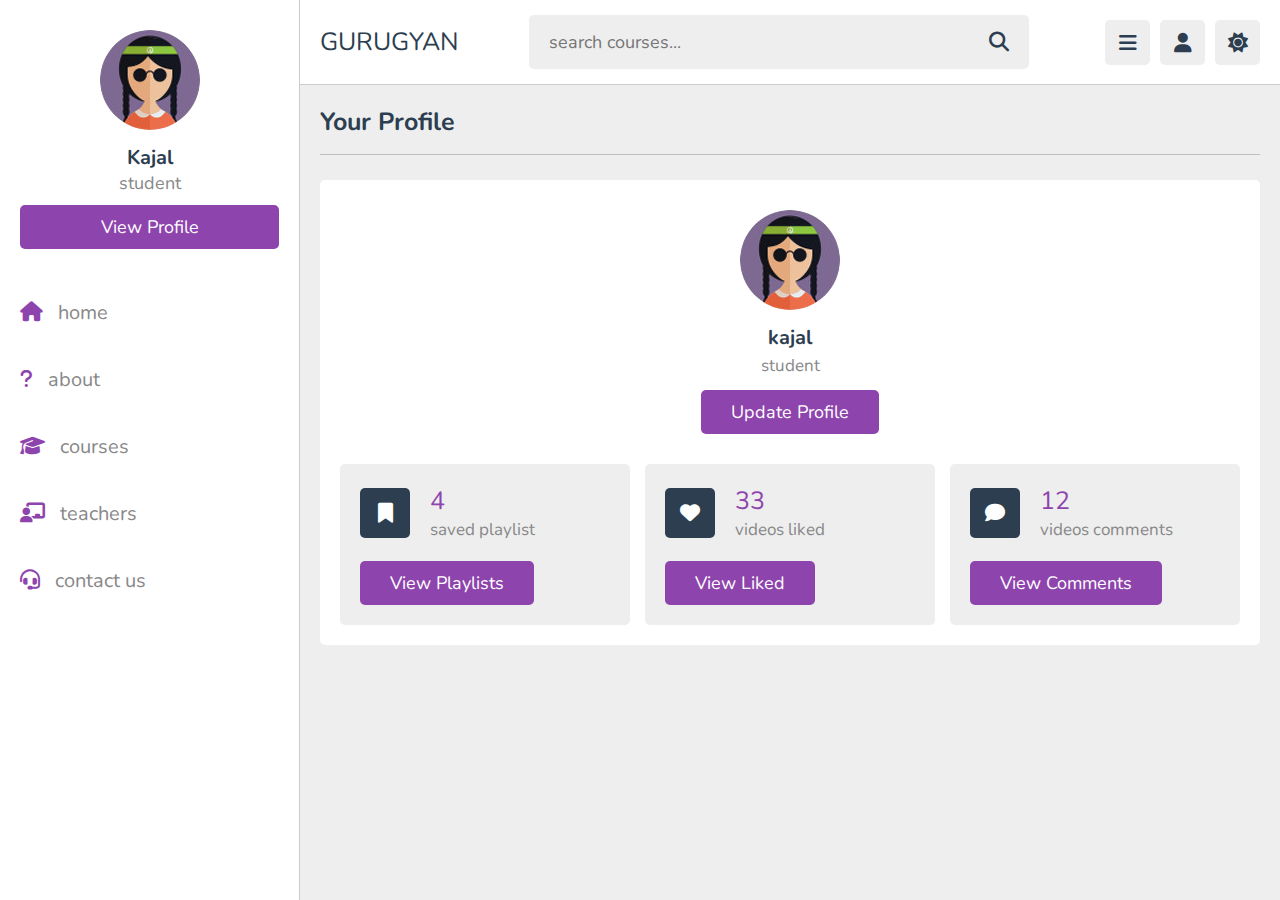
<file: desgin/profile.html>
<!DOCTYPE html>
<html lang="en">
<head>
   <meta charset="UTF-8">
   <meta http-equiv="X-UA-Compatible" content="IE=edge">
   <meta name="viewport" content="width=device-width, initial-scale=1.0">
   <title>profile</title>

   <!-- font awesome cdn link  -->
   <link rel="stylesheet" href="https://cdnjs.cloudflare.com/ajax/libs/font-awesome/6.1.2/css/all.min.css">

   <!-- custom css file link  -->
   <link rel="stylesheet" href="css/style.css">

</head>
<body>

<header class="header">
   
   <section class="flex">

      <a href="home.html" class="logo">GURUGYAN</a>

      <form action="search.html" method="post" class="search-form">
         <input type="text" name="search_box" required placeholder="search courses..." maxlength="100">
         <button type="submit" class="fas fa-search"></button>
      </form>

      <div class="icons">
         <div id="menu-btn" class="fas fa-bars"></div>
         <div id="search-btn" class="fas fa-search"></div>
         <div id="user-btn" class="fas fa-user"></div>
         <div id="toggle-btn" class="fas fa-sun"></div>
      </div>

      <div class="profile">
         <img src="images/pic-2.jpg" class="image" alt="">
         <h3 class="name">kajal</h3>
         <p class="role">studen</p>
         <a href="profile.html" class="btn">view profile</a>
         <div class="flex-btn">
            <a href="login.html" class="option-btn">login</a>
            <a href="register.html" class="option-btn">register</a>
         </div>
      </div>

   </section>

</header>   

<div class="side-bar">

   <div id="close-btn">
      <i class="fas fa-times"></i>
   </div>

   <div class="profile">
      <img src="images/pic-2.jpg" class="image" alt="">
      <h3 class="name">Kajal</h3>
      <p class="role">student</p>
      <a href="profile.html" class="btn">view profile</a>
   </div>

   <nav class="navbar">
      <a href="home.html"><i class="fas fa-home"></i><span>home</span></a>
      <a href="about.html"><i class="fas fa-question"></i><span>about</span></a>
      <a href="courses.html"><i class="fas fa-graduation-cap"></i><span>courses</span></a>
      <a href="teachers.html"><i class="fas fa-chalkboard-user"></i><span>teachers</span></a>
      <a href="contact.html"><i class="fas fa-headset"></i><span>contact us</span></a>
   </nav>

</div>

<section class="user-profile">

   <h1 class="heading">your profile</h1>

   <div class="info">

      <div class="user">
         <img src="images/pic-2.jpg" alt="">
         <h3>kajal</h3>
         <p>student</p>
         <a href="update.html" class="inline-btn">update profile</a>
      </div>
   
      <div class="box-container">
   
         <div class="box">
            <div class="flex">
               <i class="fas fa-bookmark"></i>
               <div>
                  <span>4</span>
                  <p>saved playlist</p>
               </div>
            </div>
            <a href="#" class="inline-btn">view playlists</a>
         </div>
   
         <div class="box">
            <div class="flex">
               <i class="fas fa-heart"></i>
               <div>
                  <span>33</span>
                  <p>videos liked</p>
               </div>
            </div>
            <a href="#" class="inline-btn">view liked</a>
         </div>
   
         <div class="box">
            <div class="flex">
               <i class="fas fa-comment"></i>
               <div>
                  <span>12</span>
                  <p>videos comments</p>
               </div>
            </div>
            <a href="#" class="inline-btn">view comments</a>
         </div>
   
      </div>
   </div>

</section>















<!-- custom js file link  -->
<script src="js/script.js"></script>

   
</body>
</html>
</file>
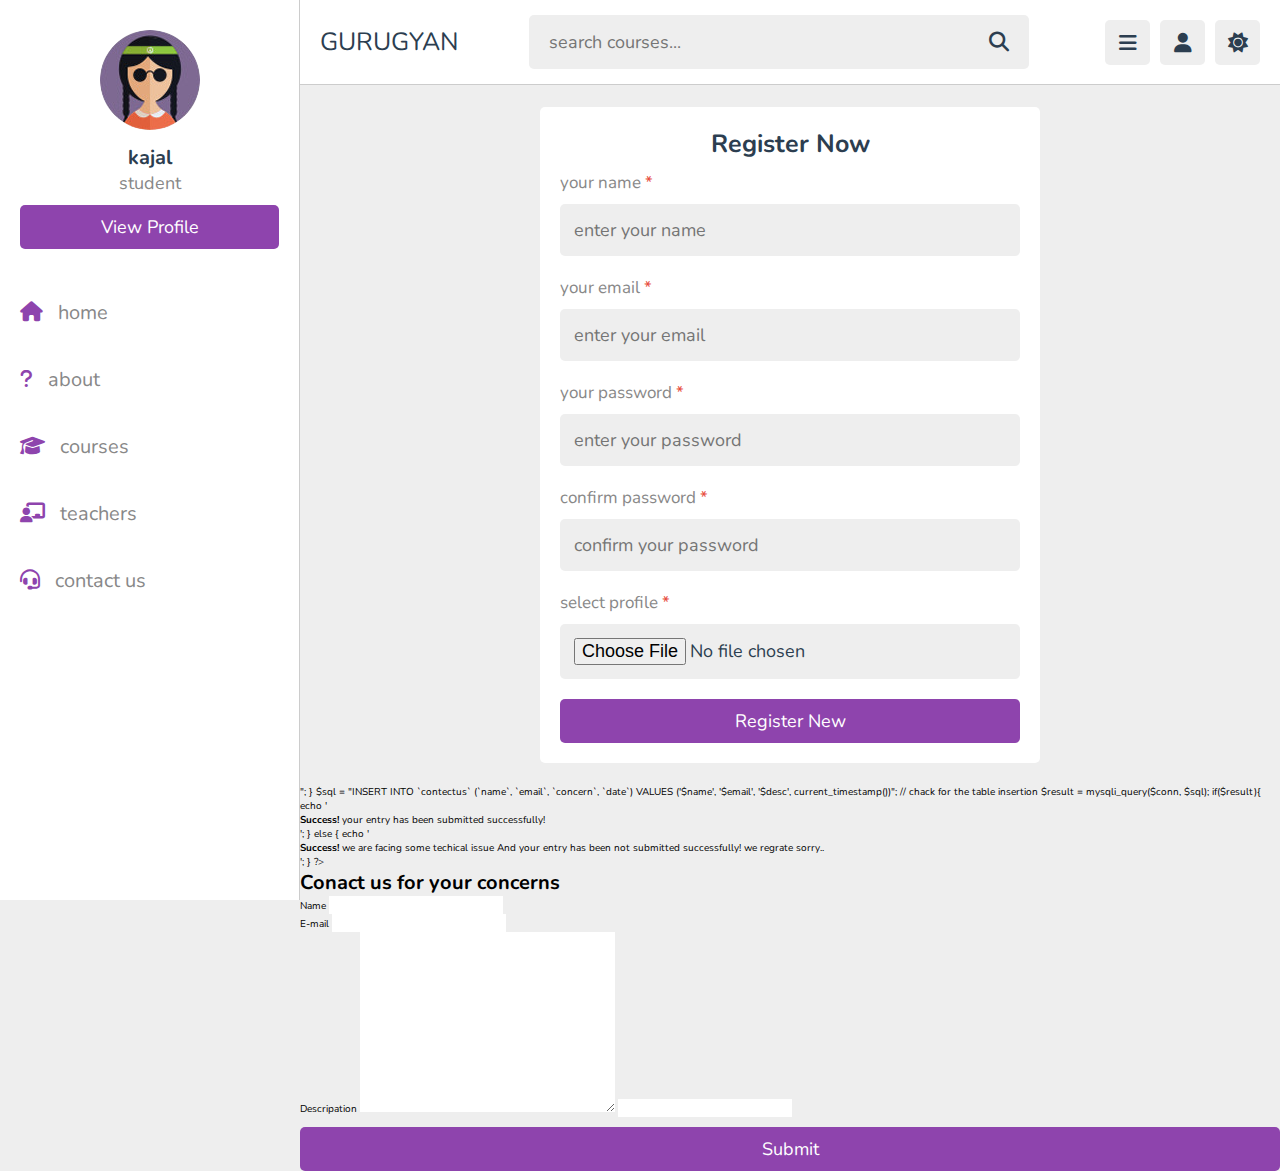
<file: desgin/register.html>
<!DOCTYPE html>
<html lang="en">
<head>
   <meta charset="UTF-8">
   <meta http-equiv="X-UA-Compatible" content="IE=edge">
   <meta name="viewport" content="width=device-width, initial-scale=1.0">
   <title>register</title>

   <!-- font awesome cdn link  -->
   <link rel="stylesheet" href="https://cdnjs.cloudflare.com/ajax/libs/font-awesome/6.1.2/css/all.min.css">

   <!-- custom css file link  -->
   <link rel="stylesheet" href="css/style.css">

</head>
<body>

<header class="header">
   
   <section class="flex">

      <a href="home.html" class="logo">GURUGYAN</a>

      <form action="search.html" method="post" class="search-form">
         <input type="text" name="search_box" required placeholder="search courses..." maxlength="100">
         <button type="submit" class="fas fa-search"></button>
      </form>

      <div class="icons">
         <div id="menu-btn" class="fas fa-bars"></div>
         <div id="search-btn" class="fas fa-search"></div>
         <div id="user-btn" class="fas fa-user"></div>
         <div id="toggle-btn" class="fas fa-sun"></div>
      </div>

      <div class="profile">
         <img src="images/pic-2.jpg" class="image" alt="">
         <h3 class="name">kajal</h3>
         <p class="role">student</p>
         <a href="profile.html" class="btn">view profile</a>
         <div class="flex-btn">
            <a href="login.html" class="option-btn">login</a>
            <a href="register.html" class="option-btn">register</a>
         </div>
      </div>

   </section>

</header>   

<div class="side-bar">

   <div id="close-btn">
      <i class="fas fa-times"></i>
   </div>

   <div class="profile">
      <img src="images/pic-2.jpg" class="image" alt="">
      <h3 class="name">kajal</h3>
      <p class="role">student</p>
      <a href="profile.html" class="btn">view profile</a>
   </div>

   <nav class="navbar">
      <a href="home.html"><i class="fas fa-home"></i><span>home</span></a>
      <a href="about.html"><i class="fas fa-question"></i><span>about</span></a>
      <a href="courses.html"><i class="fas fa-graduation-cap"></i><span>courses</span></a>
      <a href="teachers.html"><i class="fas fa-chalkboard-user"></i><span>teachers</span></a>
      <a href="contact.html"><i class="fas fa-headset"></i><span>contact us</span></a>
   </nav>

</div>

<section class="form-container">

   <form action="" method="post" enctype="multipart/form-data">
      <h3>register now</h3>
      <p>your name <span>*</span></p>
      <input type="text" name="name" placeholder="enter your name" required maxlength="50" class="box">
      <p>your email <span>*</span></p>
      <input type="email" name="email" placeholder="enter your email" required maxlength="50" class="box">
      <p>your password <span>*</span></p>
      <input type="password" name="pass" placeholder="enter your password" required maxlength="20" class="box">
      <p>confirm password <span>*</span></p>
      <input type="password" name="c_pass" placeholder="confirm your password" required maxlength="20" class="box">
      <p>select profile <span>*</span></p>
      <input type="file" accept="image/*" required class="box">
      <input type="submit" value="register new" name="submit" class="btn">
   </form>

</section>

<?php
    if ($_SERVER['REQUEST_METHOD'] == 'POST'){
        $email = $_POST['email'];
        $name  = $_POST['name'];
        $desc = $_POST['desc'];
        
}
          //submit this to database..
          //connecting to the databse
          $servername = "localhost";
          $username = "root";
          $password = "";
          $database = "content";

          //create a connection
          $conn  = mysqli_connect($servername, $username, $password, $database);

          //dia if not connect
          if (!$conn) {
              die("Sorry we failed to connect:". mysqli_connect_error());
          }
          else {
              echo"Connection was successfully!<br>";
          }
          $sql  = "INSERT INTO `contectus` (`name`, `email`, `concern`, `date`) VALUES ('$name', '$email', '$desc', current_timestamp())";

          // chack for the table insertion
          $result = mysqli_query($conn, $sql);

          if($result){
         echo '<div class="alert alert-success alert-dismissible fade show" role="alert">
        <strong>Success!</strong> your entry  has been submitted successfully!
        <button type="button" class="btn-close" data-bs-dismiss="alert" aria-label="Close"></button>
      </div>';
          }
          else {
            echo '<div class="alert alert-denger alert-dismissible fade show" role="alert">
            <strong>Success!</strong> we are facing some techical issue And your entry  has been not  submitted successfully!
            we regrate sorry..
            <button type="button" class="btn-close" data-bs-dismiss="alert" aria-label="Close"></button>
          </div>';
          }

?>

  <div class="container mt-3">
        <form action="/RADHAIKA/28_form.php" method="post">
        <div class="mb-3">
            <h1>Conact us for your concerns</h1>
            <label for="email" class="form-label">Name</label>
            <input type="text" name="name" class="form-control" id="name" aria-describedby="emailHelp">
            
         <div> <label for="email" class="form-label">E-mail</label>
            <input type="email" name="email" class="form-control" id="email" aria-describedby="emailHelp">
           

        <div class="mb-3">
            <label for="pass" class="form-label">Descripation</label>
            <textarea class="form-control" name="desc" id="desc" cols="30" rows="10"></textarea>
            <input type="password" class="form-control" id="pass" name="pass">
        </div>
        <button type="submit" class="btn btn-primary">Submit</button>
        </form>
  </div>
</nav>















<!-- custom js file link  -->
<script src="js/script.js"></script>

   
</body>
</html>
</file>
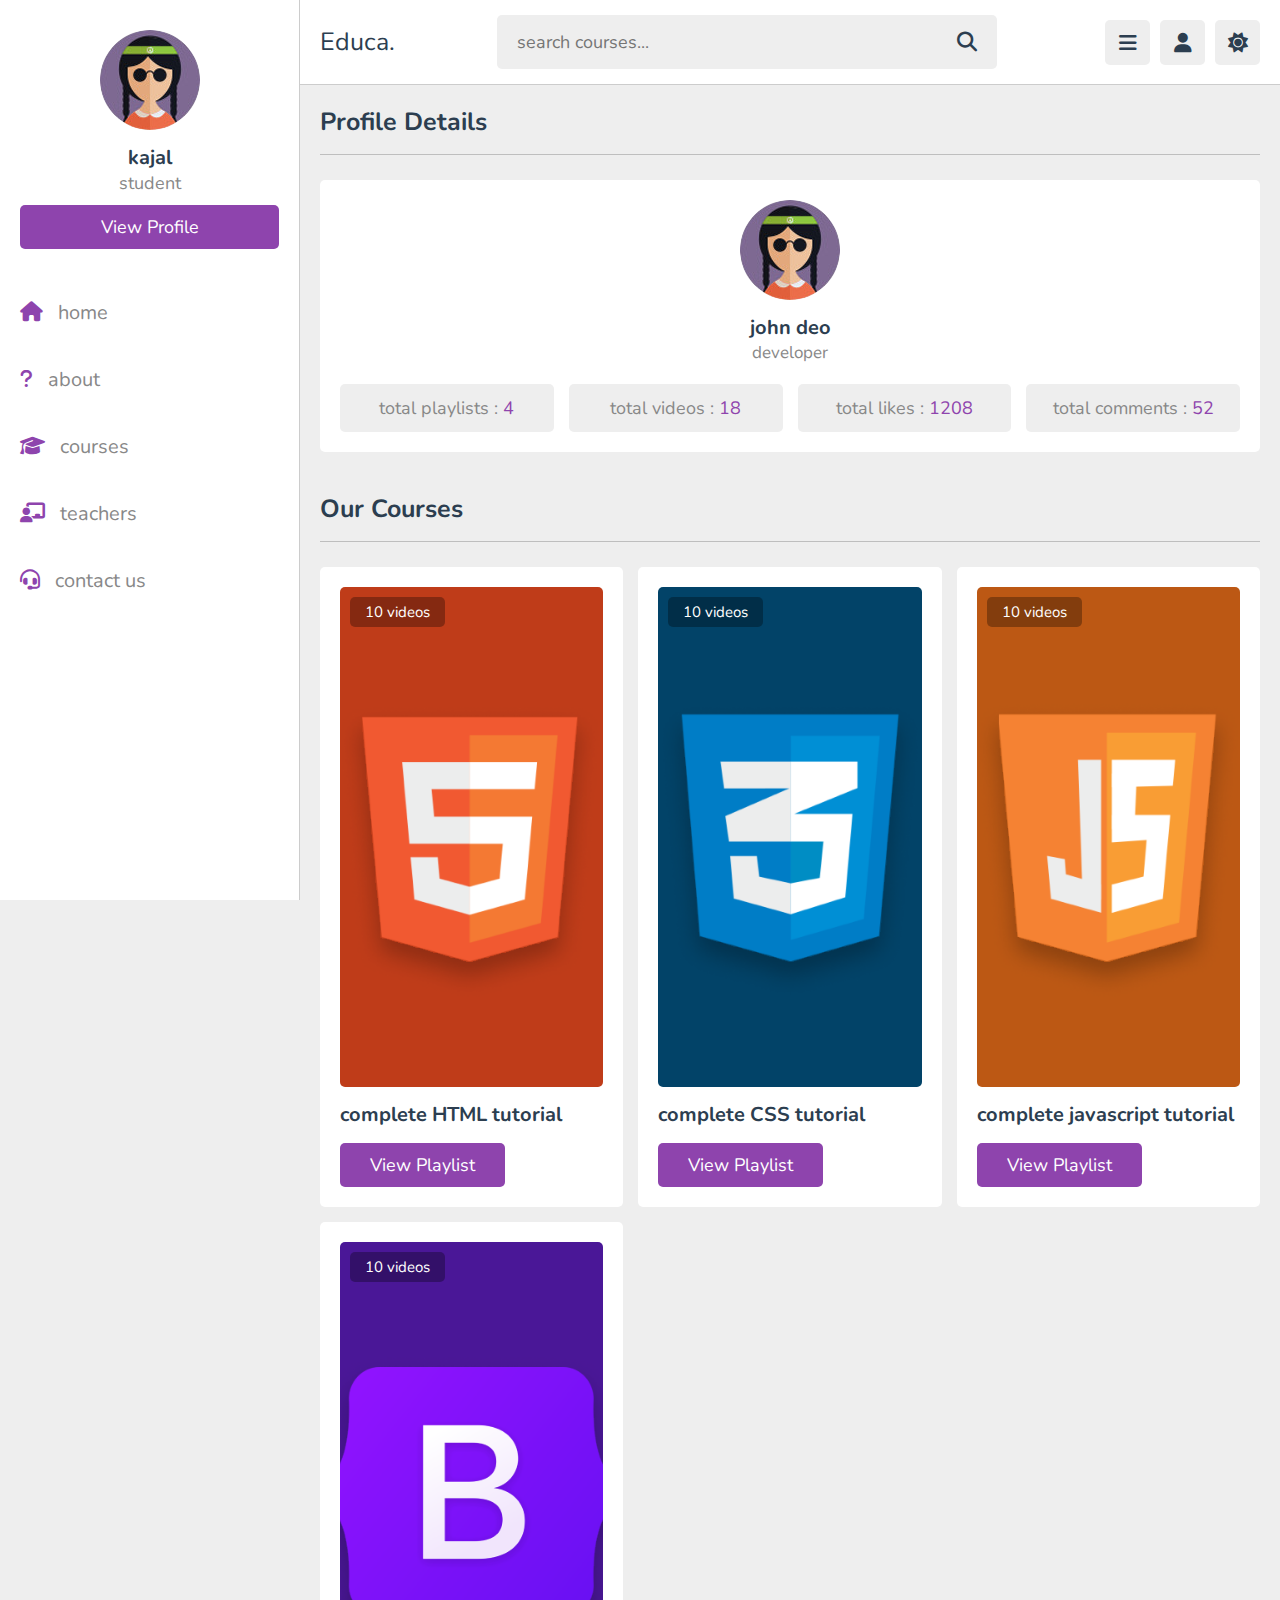
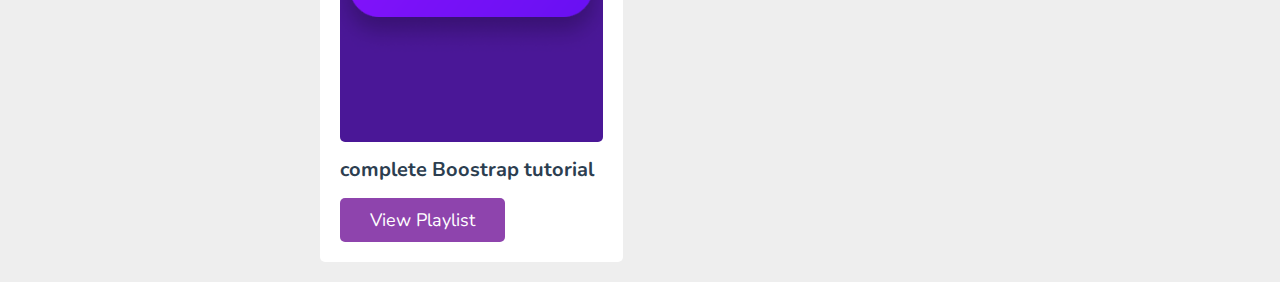
<file: desgin/teacher_profile.html>
<!DOCTYPE html>
<html lang="en">
<head>
   <meta charset="UTF-8">
   <meta http-equiv="X-UA-Compatible" content="IE=edge">
   <meta name="viewport" content="width=device-width, initial-scale=1.0">
   <title>tutor profile</title>

   <!-- font awesome cdn link  -->
   <link rel="stylesheet" href="https://cdnjs.cloudflare.com/ajax/libs/font-awesome/6.1.2/css/all.min.css">

   <!-- custom css file link  -->
   <link rel="stylesheet" href="css/style.css">

</head>
<body>

<header class="header">
   
   <section class="flex">

      <a href="home.html" class="logo">Educa.</a>

      <form action="search.html" method="post" class="search-form">
         <input type="text" name="search_box" required placeholder="search courses..." maxlength="100">
         <button type="submit" class="fas fa-search"></button>
      </form>

      <div class="icons">
         <div id="menu-btn" class="fas fa-bars"></div>
         <div id="search-btn" class="fas fa-search"></div>
         <div id="user-btn" class="fas fa-user"></div>
         <div id="toggle-btn" class="fas fa-sun"></div>
      </div>

      <div class="profile">
         <img src="images/pic-2.jpg" class="image" alt="">
         <h3 class="name">kajal</h3>
         <p class="role">student</p>
         <a href="profile.html" class="btn">view profile</a>
         <div class="flex-btn">
            <a href="login.html" class="option-btn">login</a>
            <a href="register.html" class="option-btn">register</a>
         </div>
      </div>

   </section>

</header>   

<div class="side-bar">

   <div id="close-btn">
      <i class="fas fa-times"></i>
   </div>

   <div class="profile">
      <img src="images/pic-2.jpg" class="image" alt="">
      <h3 class="name">kajal</h3>
      <p class="role">student</p>
      <a href="profile.html" class="btn">view profile</a>
   </div>

   <nav class="navbar">
      <a href="home.html"><i class="fas fa-home"></i><span>home</span></a>
      <a href="about.html"><i class="fas fa-question"></i><span>about</span></a>
      <a href="courses.html"><i class="fas fa-graduation-cap"></i><span>courses</span></a>
      <a href="teachers.html"><i class="fas fa-chalkboard-user"></i><span>teachers</span></a>
      <a href="contact.html"><i class="fas fa-headset"></i><span>contact us</span></a>
   </nav>

</div>

<section class="teacher-profile">

   <h1 class="heading">profile details</h1>

   <div class="details">
      <div class="tutor">
         <img src="images/pic-2.jpg" alt="">
         <h3>john deo</h3>
         <span>developer</span>
      </div>
      <div class="flex">
         <p>total playlists : <span>4</span></p>
         <p>total videos : <span>18</span></p>
         <p>total likes : <span>1208</span></p>
         <p>total comments : <span>52</span></p>
      </div>
   </div>

</section>

<section class="courses">

   <h1 class="heading">our courses</h1>

   <div class="box-container">

      <div class="box">
         <div class="thumb">
            <img src="images/thumb-1.png" alt="">
            <span>10 videos</span>
         </div>
         <h3 class="title">complete HTML tutorial</h3>
         <a href="playlist.html" class="inline-btn">view playlist</a>
      </div>

      <div class="box">
         <div class="thumb">
            <img src="images/thumb-2.png" alt="">
            <span>10 videos</span>
         </div>
         <h3 class="title">complete CSS tutorial</h3>
         <a href="playlist.html" class="inline-btn">view playlist</a>
      </div>

      <div class="box">
         <div class="thumb">
            <img src="images/thumb-3.png" alt="">
            <span>10 videos</span>
         </div>
         <h3 class="title">complete javascript tutorial</h3>
         <a href="playlist.html" class="inline-btn">view playlist</a>
      </div>

      <div class="box">
         <div class="thumb">
            <img src="images/thumb-4.png" alt="">
            <span>10 videos</span>
         </div>
         <h3 class="title">complete Boostrap tutorial</h3>
         <a href="playlist.html" class="inline-btn">view playlist</a>
      </div>

   </div>

</section>













<!-- custom js file link  -->
<script src="js/script.js"></script>

   
</body>
</html>
</file>
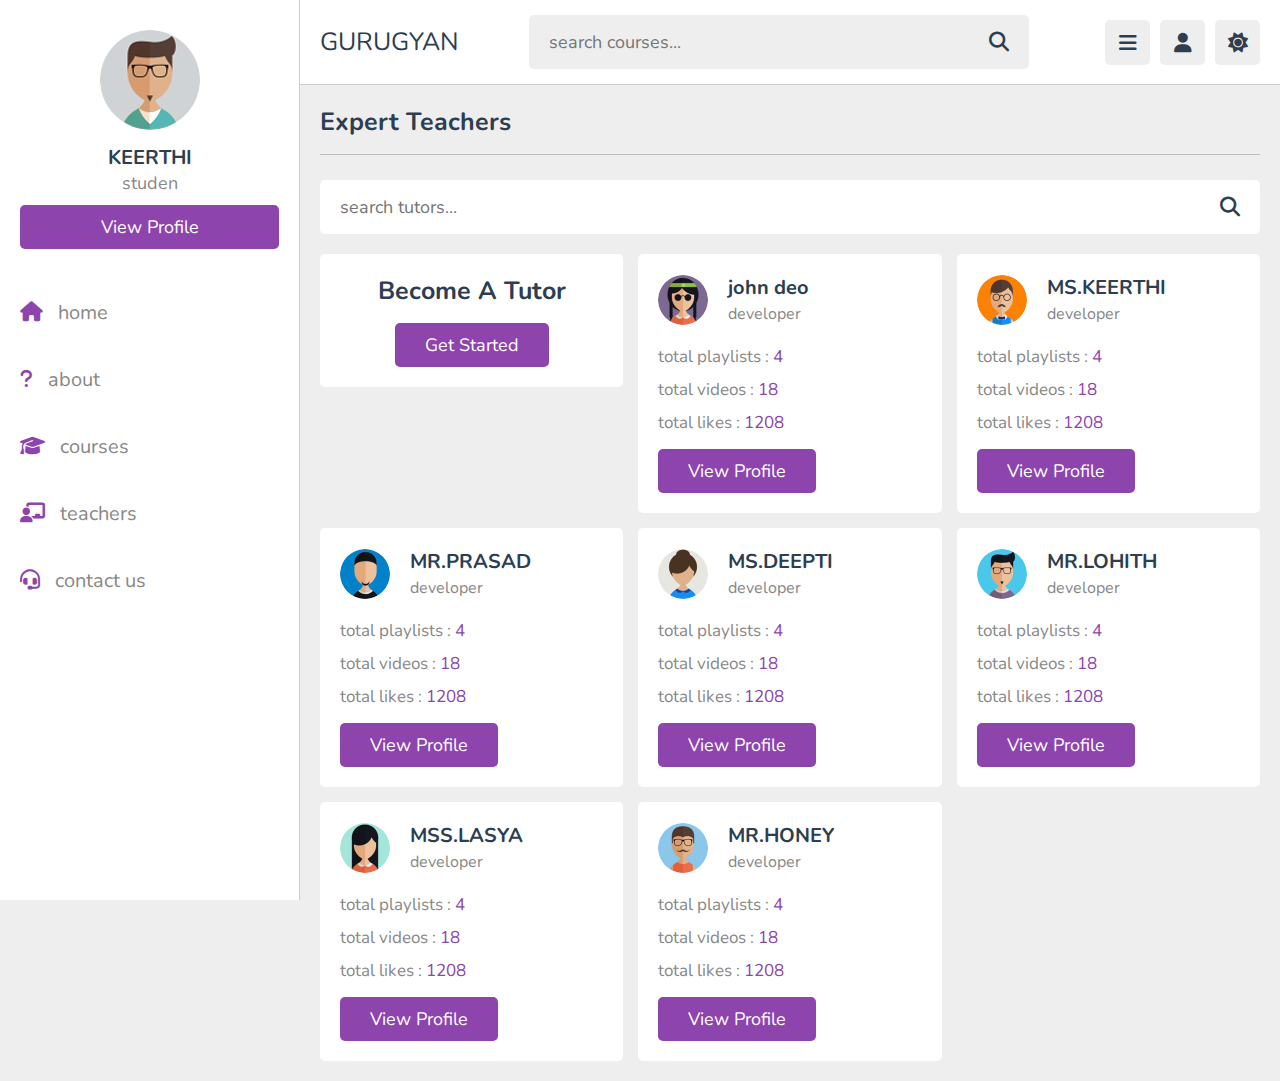
<file: desgin/teachers.html>
<!DOCTYPE html>
<html lang="en">
<head>
   <meta charset="UTF-8">
   <meta http-equiv="X-UA-Compatible" content="IE=edge">
   <meta name="viewport" content="width=device-width, initial-scale=1.0">
   <title>teachers</title>

   <!-- font awesome cdn link  -->
   <link rel="stylesheet" href="https://cdnjs.cloudflare.com/ajax/libs/font-awesome/6.1.2/css/all.min.css">

   <!-- custom css file link  -->
   <link rel="stylesheet" href="css/style.css">

</head>
<body>

<header class="header">
   
   <section class="flex">

      <a href="home.html" class="logo">GURUGYAN</a>

      <form action="search.html" method="post" class="search-form">
         <input type="text" name="search_box" required placeholder="search courses..." maxlength="100">
         <button type="submit" class="fas fa-search"></button>
      </form>

      <div class="icons">
         <div id="menu-btn" class="fas fa-bars"></div>
         <div id="search-btn" class="fas fa-search"></div>
         <div id="user-btn" class="fas fa-user"></div>
         <div id="toggle-btn" class="fas fa-sun"></div>
      </div>

      <div class="profile">
         <img src="images/pic-1.jpg" class="image" alt="">
         <h3 class="name">KEERTHI</h3>
         <p class="role">studen</p>
         <a href="profile.html" class="btn">view profile</a>
         <div class="flex-btn">
            <a href="login.html" class="option-btn">login</a>
            <a href="register.html" class="option-btn">register</a>
         </div>
      </div>

   </section>

</header>   

<div class="side-bar">

   <div id="close-btn">
      <i class="fas fa-times"></i>
   </div>

   <div class="profile">
      <img src="images/pic-1.jpg" class="image" alt="">
      <h3 class="name">KEERTHI</h3>
      <p class="role">studen</p>
      <a href="profile.html" class="btn">view profile</a>
   </div>

   <nav class="navbar">
      <a href="home.html"><i class="fas fa-home"></i><span>home</span></a>
      <a href="about.html"><i class="fas fa-question"></i><span>about</span></a>
      <a href="courses.html"><i class="fas fa-graduation-cap"></i><span>courses</span></a>
      <a href="teachers.html"><i class="fas fa-chalkboard-user"></i><span>teachers</span></a>
      <a href="contact.html"><i class="fas fa-headset"></i><span>contact us</span></a>
   </nav>

</div>

<section class="teachers">

   <h1 class="heading">expert teachers</h1>

   <form action="" method="post" class="search-tutor">
      <input type="text" name="search_box" placeholder="search tutors..." required maxlength="100">
      <button type="submit" class="fas fa-search" name="search_tutor"></button>
   </form>

   <div class="box-container">

      <div class="box offer">
         <h3>become a tutor</h3>

         <a href="register.html" class="inline-btn">get started</a>
      </div>

      <div class="box">
         <div class="tutor">
            <img src="images/pic-2.jpg" alt="">
            <div>
               <h3>john deo</h3>
               <span>developer</span>
            </div>
         </div>
         <p>total playlists : <span>4</span></p>
         <p>total videos : <span>18</span></p>
         <p>total likes : <span>1208</span></p>
         <a href="teacher_profile.html" class="inline-btn">view profile</a>
      </div>

      <div class="box">
         <div class="tutor">
            <img src="images/pic-3.jpg" alt="">
            <div>
               <h3>MS.KEERTHI</h3>
               <span>developer</span>
            </div>
         </div>
         <p>total playlists : <span>4</span></p>
         <p>total videos : <span>18</span></p>
         <p>total likes : <span>1208</span></p>
         <a href="teacher_profile.html" class="inline-btn">view profile</a>
      </div>

      <div class="box">
         <div class="tutor">
            <img src="images/pic-4.jpg" alt="">
            <div>
               <h3>MR.PRASAD</h3>
               <span>developer</span>
            </div>
         </div>
         <p>total playlists : <span>4</span></p>
         <p>total videos : <span>18</span></p>
         <p>total likes : <span>1208</span></p>
         <a href="teacher_profile.html" class="inline-btn">view profile</a>
      </div>

      <div class="box">
         <div class="tutor">
            <img src="images/pic-5.jpg" alt="">
            <div>
               <h3>MS.DEEPTI</h3>
               <span>developer</span>
            </div>
         </div>
         <p>total playlists : <span>4</span></p>
         <p>total videos : <span>18</span></p>
         <p>total likes : <span>1208</span></p>
         <a href="teacher_profile.html" class="inline-btn">view profile</a>
      </div>

      <div class="box">
         <div class="tutor">
            <img src="images/pic-6.jpg" alt="">
            <div>
               <h3>MR.LOHITH</h3>
               <span>developer</span>
            </div>
         </div>
         <p>total playlists : <span>4</span></p>
         <p>total videos : <span>18</span></p>
         <p>total likes : <span>1208</span></p>
         <a href="teacher_profile.html" class="inline-btn">view profile</a>
      </div>

      <div class="box">
         <div class="tutor">
            <img src="images/pic-7.jpg" alt="">
            <div>
               <h3>MSS.LASYA</h3>
               <span>developer</span>
            </div>
         </div>
         <p>total playlists : <span>4</span></p>
         <p>total videos : <span>18</span></p>
         <p>total likes : <span>1208</span></p>
         <a href="teacher_profile.html" class="inline-btn">view profile</a>
      </div>

      <div class="box">
         <div class="tutor">
            <img src="images/pic-8.jpg" alt="">
            <div>
               <h3>MR.HONEY</h3>
               <span>developer</span>
            </div>
         </div>
         <p>total playlists : <span>4</span></p>
         <p>total videos : <span>18</span></p>
         <p>total likes : <span>1208</span></p>
         <a href="teacher_profile.html" class="inline-btn">view profile</a>
      </div>

   </div>

</section>















<!-- custom js file link  -->
<script src="js/script.js"></script>

   
</body>
</html>
</file>
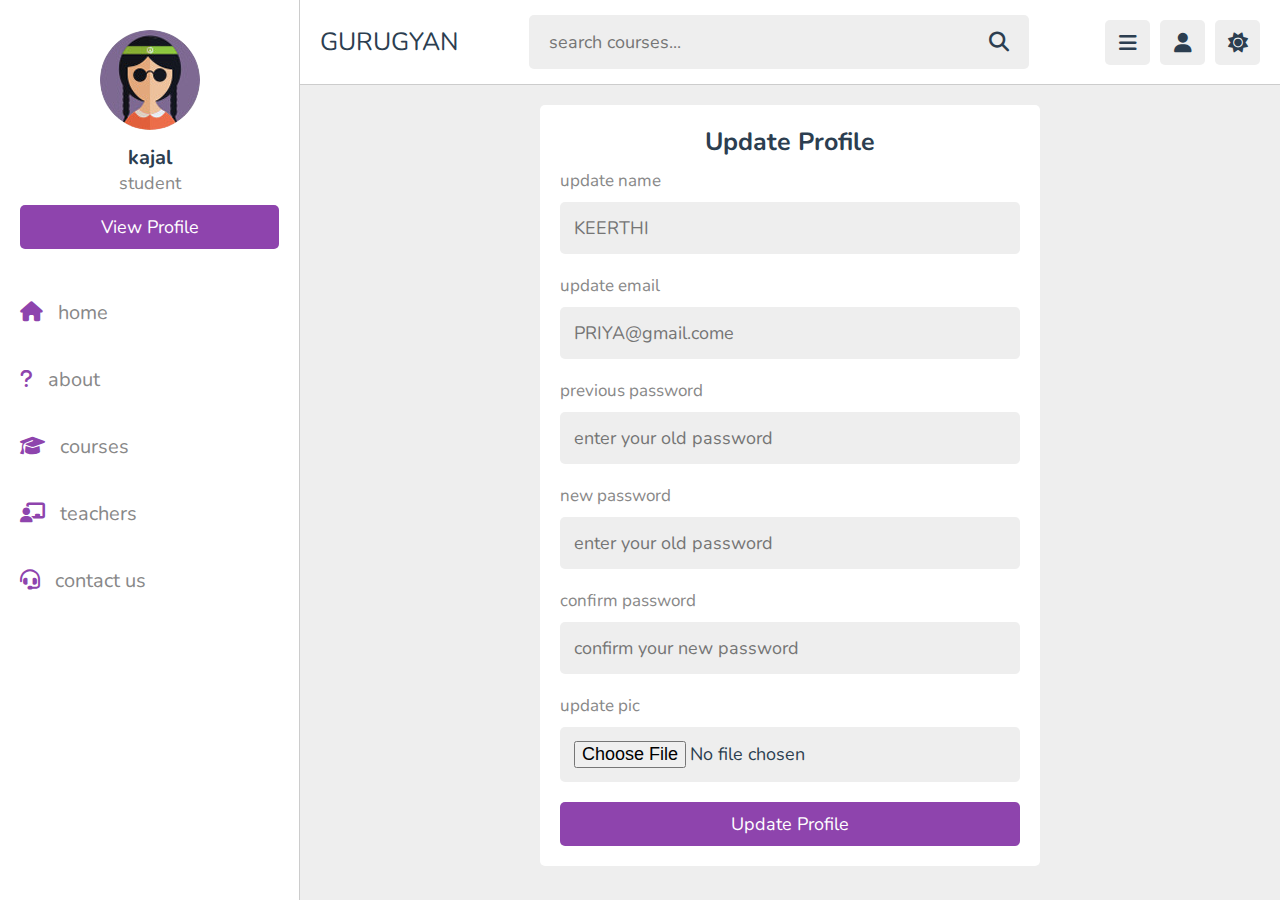
<file: desgin/update.html>
<!DOCTYPE html>
<html lang="en">
<head>
   <meta charset="UTF-8">
   <meta http-equiv="X-UA-Compatible" content="IE=edge">
   <meta name="viewport" content="width=device-width, initial-scale=1.0">
   <title>update</title>

   <!-- font awesome cdn link  -->
   <link rel="stylesheet" href="https://cdnjs.cloudflare.com/ajax/libs/font-awesome/6.1.2/css/all.min.css">

   <!-- custom css file link  -->
   <link rel="stylesheet" href="css/style.css">

</head>
<body>

<header class="header">
   
   <section class="flex">

      <a href="home.html" class="logo">GURUGYAN</a>

      <form action="search.html" method="post" class="search-form">
         <input type="text" name="search_box" required placeholder="search courses..." maxlength="100">
         <button type="submit" class="fas fa-search"></button>
      </form>

      <div class="icons">
         <div id="menu-btn" class="fas fa-bars"></div>
         <div id="search-btn" class="fas fa-search"></div>
         <div id="user-btn" class="fas fa-user"></div>
         <div id="toggle-btn" class="fas fa-sun"></div>
      </div>

      <div class="profile">
         <img src="images/pic-1.jpg" class="image" alt="">
         <h3 class="name">KEERTHI</h3>
         <p class="role">studen</p>
         <a href="profile.html" class="btn">view profile</a>
         <div class="flex-btn">
            <a href="login.html" class="option-btn">login</a>
            <a href="register.html" class="option-btn">register</a>
         </div>
      </div>

   </section>

</header>   

<div class="side-bar">

   <div id="close-btn">
      <i class="fas fa-times"></i>
   </div>

   <div class="profile">
      <img src="images/pic-2.jpg" class="image" alt="">
      <h3 class="name">kajal</h3>
      <p class="role">student</p>
      <a href="profile.html" class="btn">view profile</a>
   </div>

   <nav class="navbar">
      <a href="home.html"><i class="fas fa-home"></i><span>home</span></a>
      <a href="about.html"><i class="fas fa-question"></i><span>about</span></a>
      <a href="courses.html"><i class="fas fa-graduation-cap"></i><span>courses</span></a>
      <a href="teachers.html"><i class="fas fa-chalkboard-user"></i><span>teachers</span></a>
      <a href="contact.html"><i class="fas fa-headset"></i><span>contact us</span></a>
   </nav>

</div>

<section class="form-container">

   <form action="" method="post" enctype="multipart/form-data">
      <h3>update profile</h3>
      <p>update name</p>
      <input type="text" name="name" placeholder="KEERTHI" maxlength="50" class="box">
      <p>update email</p>
      <input type="email" name="email" placeholder="PRIYA@gmail.come" maxlength="50" class="box">
      <p>previous password</p>
      <input type="password" name="old_pass" placeholder="enter your old password" maxlength="20" class="box">
      <p>new password</p>
      <input type="password" name="new_pass" placeholder="enter your old password" maxlength="20" class="box">
      <p>confirm password</p>
      <input type="password" name="c_pass" placeholder="confirm your new password" maxlength="20" class="box">
      <p>update pic</p>
      <input type="file" accept="image/*" class="box">
      <input type="submit" value="update profile" name="submit" class="btn">
   </form>

</section>

















<!-- custom js file link  -->
<script src="js/script.js"></script>

   
</body>
</html>
</file>
<file: desgin/css/style.css>
@import url('https://fonts.googleapis.com/css2?family=Nunito:wght@200;300;400;500;600;700&display=swap');

:root{
   --main-color:#8e44ad;
   --red:#e74c3c;
   --orange:#f39c12;
   --white:#fff;
   --black:#2c3e50;
   --light-color:#888;
   --light-bg:#eee;
   --border:.1rem solid rgba(0,0,0,.2);
}

*{
   font-family: 'Nunito', sans-serif;
   margin:0; padding:0;
   box-sizing: border-box;
   outline: none; border:none;
   text-decoration: none;
}

*::selection{
   background-color: var(--main-color);
   color:#fff;
}

html{
   font-size: 62.5%;
   overflow-x: hidden;
}

html::-webkit-scrollbar{
   width: 1rem;
   height: .5rem;
}

html::-webkit-scrollbar-track{
   background-color: transparent;
}

html::-webkit-scrollbar-thumb{
   background-color: var(--main-color);
}

body{
   background-color: var(--light-bg);
   padding-left: 30rem;
}

body.dark{
   --light-color:#aaa;
   --light-bg:#333;
   --black:#fff;
   --white:#222;
   --border:.1rem solid rgba(255,255,255,.2);
}

body.active{
   padding-left: 0;
}

section{
   padding:2rem;
   margin: 0 auto;
   max-width: 1200px;
}

.heading{
   font-size: 2.5rem;
   color:var(--black);
   margin-bottom: 2.5rem;
   border-bottom: var(--border);
   padding-bottom: 1.5rem;
   text-transform: capitalize;
}

.inline-btn,
.inline-option-btn,
.inline-delete-btn,
.btn,
.delete-btn,
.option-btn{
   border-radius: .5rem;
   color:#fff;
   font-size: 1.8rem;
   cursor: pointer;
   text-transform: capitalize;
   padding:1rem 3rem;
   text-align: center;
   margin-top: 1rem;
}

.btn,
.delete-btn,
.option-btn{
   display: block;
   width: 100%;
}

.inline-btn,
.inline-option-btn,
.inline-delete-btn{
   display: inline-block;
}

.btn,
.inline-btn{
   background-color: var(--main-color);
}

.option-btn,
.inline-option-btn{
   background-color:var(--orange);
}

.delete-btn,
.inline-delete-btn{
   background-color: var(--red);
}

.inline-btn:hover,
.inline-option-btn:hover,
.inline-delete-btn:hover,
.btn:hover,
.delete-btn:hover,
.option-btn:hover{
   background-color: var(--black);
   color: var(--white);
}

.flex-btn{
   display: flex;
   gap: 1rem;
}

.header{
   position: sticky;
   top:0; left:0; right: 0;
   background-color: var(--white);
   z-index: 1000;
   border-bottom: var(--border);
}

.header .flex{
   display: flex;
   align-items: center;
   justify-content: space-between;
   position: relative;
   padding: 1.5rem 2rem;
}

.header .flex .logo{
   font-size: 2.5rem;
   color: var(--black);
}

.header .flex .search-form{
   width: 50rem;
   border-radius: .5rem;
   background-color: var(--light-bg);
   padding:1.5rem 2rem;
   display: flex;
   gap:2rem;

}

.header .flex .search-form input{
   width: 100%;
   font-size: 1.8rem;
   color:var(--black);
   background:none;
}

.header .flex .search-form button{
   background:none;
   font-size: 2rem;
   cursor: pointer;
   color:var(--black);
}

.header .flex .search-form button:hover{
   color: var(--main-color);
}

.header .flex .icons div{
   font-size: 2rem;
   color:var(--black);
   background-color: var(--light-bg);
   border-radius: .5rem;
   height: 4.5rem;
   width: 4.5rem;
   line-height: 4.5rem;
   cursor: pointer;
   text-align: center;
   margin-left: .7rem;
}

.header .flex .icons div:hover{
   background-color: var(--black);
   color:var(--white);
}

.header .flex .profile{
   position: absolute;
   top:120%; right: 2rem;
   background-color: var(--white);
   border-radius: .5rem;
   padding: 1.5rem;
   text-align: center;
   overflow: hidden;
   transform-origin: top right;
   transform: scale(0);
   transition: .2s linear;
   width: 30rem;
}

.header .flex .profile.active{
   transform: scale(1);
}

.header .flex .profile .image{
   height: 10rem;
   width: 10rem;
   border-radius: 50%;
   object-fit: contain;
   margin-bottom: 1rem;
}

.header .flex .profile .name{
   font-size: 2rem;
   color:var(--black);
   overflow: hidden;
   text-overflow: ellipsis;
   white-space: nowrap;
}

.header .flex .profile .role{
   font-size: 1.8rem;
   color: var(--light-color);
}

#search-btn{
   display: none;
}

.side-bar{
   position: fixed;
   top: 0; left: 0;
   width: 30rem;
   background-color: var(--white);
   height: 100vh;
   border-right: var(--border);
   z-index: 1200;
}

.side-bar #close-btn{
   text-align: right;
   padding: 2rem;
   display: none;
}

.side-bar #close-btn i{
   text-align: right;
   font-size: 2.5rem;
   background:var(--red);
   border-radius: .5rem;
   color:var(--white);
   cursor: pointer;
   height: 4.5rem;
   width: 4.5rem;
   line-height: 4.5rem;
   text-align: center;
}

.side-bar #close-btn i:hover{
   background-color: var(--black);
}

.side-bar .profile{
   padding:3rem 2rem;
   text-align: center;
}

.side-bar .profile .image{
   height: 10rem;
   width: 10rem;
   border-radius: 50%;
   object-fit: contain;
   margin-bottom: 1rem;
}

.side-bar .profile .name{
   font-size: 2rem;
   color:var(--black);
   overflow: hidden;
   text-overflow: ellipsis;
   white-space: nowrap;
}

.side-bar .profile .role{
   font-size: 1.8rem;
   color: var(--light-color);
}

.side-bar .navbar a{
   display: block;
   padding: 2rem;
   font-size: 2rem;
}

.side-bar .navbar a i{
   margin-right: 1.5rem;
   color:var(--main-color);
   transition: .2s linear;
}

.side-bar .navbar a span{
   color:var(--light-color);
}

.side-bar .navbar a:hover{
   background-color: var(--light-bg);
}

.side-bar .navbar a:hover i{
   margin-right: 2.5rem;
}

.side-bar.active{
   left: -30rem;
}

.home-grid .box-container{
   display: grid;
   grid-template-columns: repeat(auto-fit, 27.5rem);
   gap:1.5rem;
   justify-content: center;
   align-items: flex-start;
}

.home-grid .box-container .box{
   background-color: var(--white);
   border-radius: .5rem;
   padding:2rem;
}

.home-grid .box-container .box .title{
   font-size: 2rem;
   color: var(--black);
   text-transform: capitalize;
}

.home-grid .box-container .box .flex{
   display: flex;
   flex-wrap: wrap;
   gap: 1.5rem;
   margin-top: 2rem;
}

.home-grid .box-container .flex a{
   background-color: var(--light-bg);
   border-radius: .5rem;
   padding: 1rem 1.5rem;
   font-size: 1.5rem;
}

.home-grid .box-container .flex a i{
   margin-right: 1rem;
   color:var(--black);
}

.home-grid .box-container .flex a span{
   color:var(--light-color);
}

.home-grid .box-container .flex a:hover{
   background-color: var(--black);
}

.home-grid .box-container .flex a:hover span{
   color:var(--white);
}

.home-grid .box-container .flex a:hover i{
   color:var(--white);
}

.home-grid .box-container .tutor{
   padding: 1rem 0;
   font-size: 1.8rem;
   color:var(--light-color);
   line-height: 2;
}

.home-grid .box-container .likes{
   color:var(--light-color);
   font-size: 1.7rem;
   margin-top: 1.5rem;
}

.home-grid .box-container .likes span{
   color:var(--main-color);
}

.about .row{
   display: flex;
   align-items: center;
   flex-wrap: wrap;
   gap:1.5rem;
}

.about .row .image{
   flex: 1 1 40rem;
}

.about .row .image img{
   width: 100%;
   height: 50rem;
}

.about .row .content{
   flex: 1 1 40rem;
}

.about .row .content p{
   font-size: 1.7rem;
   line-height: 2;
   color: var(--light-color);
   padding: 1rem 0;
}

.about .row .content h3{
   font-size: 3rem;
   color:var(--black);
   text-transform: capitalize;
}

.about .box-container{
   display: grid;
   grid-template-columns: repeat(auto-fit, minmax(27rem, 1fr));
   gap:1.5rem;
   justify-content: center;
   align-items: flex-start;
   margin-top: 3rem;
}

.about .box-container .box{
   border-radius: .5rem;
   background-color: var(--white);
   padding: 2rem;
   display: flex;
   align-items: center;
   gap: 2.5rem;
}

.about .box-container .box i{
   font-size: 4rem;
   color: var(--main-color);
}

.about .box-container .box h3{
   font-size: 2.5rem;
   color: var(--black);
   margin-bottom: .3rem;
}

.about .box-container .box p{
   font-size: 1.7rem;
   color:var(--light-color);
}

.reviews .box-container{
   display: grid;
   grid-template-columns: repeat(auto-fit, minmax(30rem, 1fr));
   gap:1.5rem;
   justify-content: center;
   align-items: flex-start;
}

.reviews .box-container .box{
   border-radius: .5rem;
   background-color: var(--white);
   padding: 2rem;
}

.reviews .box-container .box p{
   line-height: 1.7;
   font-size: 1.7rem;
   color: var(--light-color);
}

.reviews .box-container .box .student{
   margin-top: 2rem;
   display: flex;
   align-items: center;
   gap: 1.5rem;
}

.reviews .box-container .box .student img{
   height: 5rem;
   width: 5rem;
   object-fit: cover;
   border-radius: 50%;
}

.reviews .box-container .box .student h3{
   font-size: 2rem;
   color: var(--black);
   margin-bottom: .3rem;
}

.reviews .box-container .box .student .stars{
   font-size: 1.5rem;
   color:var(--orange);
}

.courses .box-container{
   display: grid;
   grid-template-columns: repeat(auto-fit, minmax(30rem, 1fr));
   gap:1.5rem;
   justify-content: center;
   align-items: flex-start;
}

.courses .box-container .box{
   border-radius: .5rem;
   background-color: var(--white);
   padding: 2rem;
}

.courses .box-container .box .tutor{
   display: flex;
   align-items: center;
   gap: 1.5rem;
   margin-bottom: 2.5rem;
}

.courses .box-container .box .tutor img{
   height: 5rem;
   width: 5rem;
   border-radius: 50%;
   object-fit: cover;
}

.courses .box-container .box .tutor h3{
   font-size: 1.8rem;
   color: var(--black);
   margin-bottom: .2rem;
}

.courses .box-container .box .tutor span{
   font-size: 1.3rem;
   color:var(--light-color);
}

.courses .box-container .box .thumb{
   position: relative;
}

.courses .box-container .box .thumb span{
   position: absolute;
   top:1rem; left: 1rem;
   border-radius: .5rem;
   padding: .5rem 1.5rem;
   background-color: rgba(0,0,0,.3);
   color: #fff;
   font-size: 1.5rem;
}

.courses .box-container .box .thumb img{
   width: 100%;
   height: 50rem;
   object-fit: cover;
   border-radius: .5rem;
}

.courses .box-container .box .title{
   font-size: 2rem;
   color: var(--black);
   padding-bottom: .5rem;
   padding-top: 1rem;
}

.courses .more-btn{
   text-align: center;
   margin-top: 2rem;
}

.playlist-details .row{
   display: flex;
   align-items: flex-end;
   gap:3rem;
   flex-wrap: wrap;
   background-color: var(--white);
   padding: 2rem;
}

.playlist-details .row .column{
   flex: 1 1 40rem;
}

.playlist-details .row .column .save-playlist{
   margin-bottom: 1.5rem;
}

.playlist-details .row .column .save-playlist button{
   border-radius: .5rem;
   background-color: var(--light-bg);
   padding:1rem 1.5rem;
   cursor: pointer;
}

.playlist-details .row .column .save-playlist button i{
   font-size: 2rem;
   color:var(--black);
   margin-right: .8rem;
}

.playlist-details .row .column .save-playlist button span{
   font-size: 1.8rem;
   color:var(--light-color);
}

.playlist-details .row .column .save-playlist button:hover{
   background-color: var(--black);
}

.playlist-details .row .column .save-playlist button:hover i{
   color:var(--white);
}

.playlist-details .row .column .save-playlist button:hover span{
   color:var(--white);
}

.playlist-details .row .column .thumb{
   position: relative;
}

.playlist-details .row .column .thumb span{
   font-size: 1.8rem;
   color: #fff;
   background-color: rgba(0,0,0,.3);
   border-radius: .5rem;
   position: absolute;
   top: 1rem; left: 1rem;
   padding: .5rem 1.5rem;
}

.playlist-details .row .column .thumb img{
   height: 30rem;
   width: 100%;
   object-fit: cover;
   border-radius: .5rem;
}

.playlist-details .row .column .tutor{
   display: flex;
   align-items: center;
   gap: 2rem;
   margin-bottom: 2rem;
}

.playlist-details .row .column .tutor img{
   height: 7rem;
   width: 7rem;
   border-radius: 50%;
   object-fit: cover;
}

.playlist-details .row .column .tutor h3{
   font-size: 2rem;
   color:var(--black);
   margin-bottom: .2rem;
}

.playlist-details .row .column .tutor span{
   font-size: 1.5rem;
   color: var(--light-color);
}

.playlist-details .row .column .details h3{
   font-size: 2rem;
   color: var(--black);
   text-transform: capitalize;
}

.playlist-details .row .column .details p{
   padding: 1rem 0;
   line-height: 2;
   font-size: 1.8rem;
   color: var(--light-color);
}

.playlist-videos .box-container{
   display: grid;
   grid-template-columns: repeat(auto-fit, minmax(30rem, 1fr));
   gap:1.5rem;
   justify-content: center;
   align-items: flex-start;
}

.playlist-videos .box-container .box{
   background-color: var(--white);
   border-radius: .5rem;
   padding: 2rem;
   position: relative;
}

.playlist-videos .box-container .box i{
   position: absolute;
   top: 2rem; left: 2rem; right: 2rem;
   height: 20rem;
   border-radius: .5rem;
   background-color: rgba(0,0,0,.3);
   display: flex;
   align-items: center;
   justify-content: center;
   font-size: 5rem;
   color: #fff;
   display: none;
}

.playlist-videos .box-container .box:hover i{
   display: flex;
}

.playlist-videos .box-container .box img{
   width: 100%;
   height: 20rem;
   object-fit: cover;
   border-radius: .5rem;
}

.playlist-videos .box-container .box h3{
   margin-top: 1.5rem;
   font-size: 1.8rem;
   color: var(--black);
}

.playlist-videos .box-container .box:hover h3{
   color: var(--main-color);
}

.watch-video .video-container{
   background-color: var(--white);
   border-radius: .5rem;
   padding: 2rem;
}

.watch-video .video-container .video{
   position: relative;
   margin-bottom: 1.5rem;
}

.watch-video .video-container .video video{
   border-radius: .5rem;
   width: 100%;
   object-fit: contain;
   background-color: #000;
}

.watch-video .video-container .title{
   font-size: 2rem;
   color: var(--black);
}

.watch-video .video-container .info{
   display: flex;
   margin-top: 1.5rem;
   margin-bottom: 2rem;
   border-bottom: var(--border);
   padding-bottom: 1.5rem;
   gap: 2.5rem;
   align-items: center;
}

.watch-video .video-container .info p{
   font-size: 1.6rem;
}

.watch-video .video-container .info p span{
   color: var(--light-color);
}

.watch-video .video-container .info i{
   margin-right: 1rem;
   color: var(--main-color);
}

.watch-video .video-container .tutor{
   display: flex;
   align-items: center;
   gap: 2rem;
   margin-bottom: 1rem;
}

.watch-video .video-container .tutor img{
   border-radius: 50%;
   height: 5rem;
   width: 5rem;
   object-fit: cover;
}

.watch-video .video-container .tutor h3{
   font-size: 2rem;
   color: var(--black);
   margin-bottom: .2rem;
}

.watch-video .video-container .tutor span{
   font-size: 1.5rem;
   color: var(--light-color);
}

.watch-video .video-container .flex{
   display: flex;
   align-items: center;
   justify-content: space-between;
   gap: 1.5rem;
}

.watch-video .video-container .flex button{
   border-radius: .5rem;
   padding: 1rem 1.5rem;
   font-size: 1.8rem;
   cursor: pointer;
   background-color: var(--light-bg);
}

.watch-video .video-container .flex button i{
   margin-right: 1rem;
   color: var(--black);
}

.watch-video .video-container .flex button span{
   color: var(--light-color);
}

.watch-video .video-container .flex button:hover{
   background-color: var(--black);
}

.watch-video .video-container .flex button:hover i{
   color: var(--white);
}

.watch-video .video-container .flex button:hover span{
   color: var(--white);
}

.watch-video .video-container .description{
   line-height: 1.5;
   font-size: 1.7rem;
   color: var(--light-color);
   margin-top: 2rem;
}

.comments .add-comment{
   background-color: var(--white);
   border-radius: .5rem;
   padding: 2rem;
   margin-bottom: 3rem;
}

.comments .add-comment h3{
   font-size: 2rem;
   color: var(--black);
   margin-bottom: 1rem;
}

.comments .add-comment textarea{
   height: 20rem;
   resize: none;
   background-color: var(--light-bg);
   border-radius: .5rem;
   border: var(--border);
   padding: 1.4rem;
   font-size: 1.8rem;
   color: var(--black);
   width: 100%;
   margin: .5rem 0;
}

.comments .box-container{
   display: grid;
   gap: 2.5rem;
   background-color: var(--white);
   padding: 2rem;
   border-radius: .5rem;
}

.comments .box-container .box .user{
   display: flex;
   align-items: center;
   gap: 1.5rem;
   margin-bottom: 2rem;
}

.comments .box-container .box .user img{
   height: 5rem;
   width: 5rem;
   border-radius: 50%;
}

.comments .box-container .box .user h3{
   font-size: 2rem;
   color: var(--black);
   margin-bottom: .2rem;
}

.comments .box-container .box .user span{
   font-size: 1.5rem;
   color: var(--light-color);
}

.comments .box-container .box .comment-box{
   border-radius: .5rem;
   background-color: var(--light-bg);
   padding:1rem 1.5rem;
   white-space: pre-line;
   margin: .5rem 0;
   font-size: 1.8rem;
   color: var(--black);
   line-height: 1.5;
   position: relative;
   z-index: 0;
}

.comments .box-container .box .comment-box::before{
   content: '';
   position: absolute;
   top: -1rem; left: 1.5rem;
   background-color: var(--light-bg);
   height: 1.2rem;
   width: 2rem;
   clip-path: polygon(50% 0%, 0% 100%, 100% 100%);
}

.teachers .search-tutor{
   margin-bottom: 2rem;
   border-radius: .5rem;
   background-color: var(--white);
   padding: 1.5rem 2rem;
   display: flex;
   align-items: center;
   gap: 1.5rem;
}

.teachers .search-tutor input{
   width: 100%;
   background: none;
   font-size: 1.8rem;
   color: var(--black);
}

.teachers .search-tutor button{
   font-size: 2rem;
   color: var(--black);
   cursor: pointer;
   background:none;
}

.teachers .search-tutor button:hover{
   color: var(--main-color);
}

.teachers .box-container{
   display: grid;
   grid-template-columns: repeat(auto-fit, minmax(30rem, 1fr));
   gap:1.5rem;
   justify-content: center;
   align-items: flex-start;
}

.teachers .box-container .box{
   background-color: var(--white);
   border-radius: .5rem;
   padding: 2rem;
}

.teachers .box-container .offer{
   text-align: center;
}

.teachers .box-container .offer h3{
   font-size: 2.5rem;
   color: var(--black);
   text-transform: capitalize;
   padding-bottom: .5rem;
}

.teachers .box-container .offer p{
   line-height: 1.7;
   padding: .5rem 0;
   color: var(--light-color);
   font-size: 1.7rem;
}

.teachers .box-container .box .tutor{
   display: flex;
   align-items: center;
   gap:2rem;
   margin-bottom: 1.5rem;
}

.teachers .box-container .box .tutor img{
   height: 5rem;
   width: 5rem;
   border-radius: 50%;
}

.teachers .box-container .box .tutor h3{
   font-size: 2rem;
   color: var(--black);
   margin-bottom: .2rem;
}

.teachers .box-container .box .tutor span{
   font-size: 1.6rem;
   color: var(--light-color);
}

.teachers .box-container .box p{
   padding: .5rem 0;
   font-size: 1.7rem;
   color: var(--light-color);
}

.teachers .box-container .box p span{
   color: var(--main-color);
}

.teacher-profile .details{
   text-align: center;
   background-color: var(--white);
   border-radius: .5rem;
   padding: 2rem;
}

.teacher-profile .details .tutor img{
   height: 10rem;
   width: 10rem;
   border-radius: 50%;
   object-fit: cover;
   margin-bottom: 1rem;
}

.teacher-profile .details .tutor h3{
   font-size: 2rem;
   color: var(--black);
}

.teacher-profile .details .tutor span{
   color: var(--light-color);
   font-size: 1.7rem;
}

.teacher-profile .details .flex{
   display: flex;
   flex-wrap: wrap;
   gap: 1.5rem;
   margin-top: 2rem;
}

.teacher-profile .details .flex p{
   flex: 1 1 20rem;
   border-radius: .5rem;
   background-color: var(--light-bg);
   padding: 1.2rem 2rem;
   font-size: 1.8rem;
   color: var(--light-color);
}

.teacher-profile .details .flex p span{
   color: var(--main-color);
}

.user-profile .info{
   background-color: var(--white);
   border-radius: .5rem;
   padding: 2rem;
}

.user-profile .info .user{
   text-align: center;
   margin-bottom: 2rem;
   padding: 1rem;
}

.user-profile .info .user img{
   height: 10rem;
   width: 10rem;
   border-radius: 50%;
   object-fit: cover;
   margin-bottom: 1rem;
}

.user-profile .info .user h3{
   font-size: 2rem;
   color: var(--black);
}

.user-profile .info .user p{
   font-size: 1.7rem;
   color: var(--light-color);
   padding: .3rem 0;
}

.user-profile .info .box-container{
   display: flex;
   flex-wrap: wrap;
   gap: 1.5rem;
}

.user-profile .info .box-container .box{
   background-color: var(--light-bg);
   border-radius: .5rem;
   padding: 2rem;
   flex: 1 1 25rem;
}

.user-profile .info .box-container .box .flex{
   display: flex;
   align-items: center;
   gap: 2rem;
   margin-bottom: 1rem;
}

.user-profile .info .box-container .box .flex i{
   font-size:2rem;
   color: var(--white);
   background-color: var(--black);
   text-align: center;
   border-radius: .5rem;
   height: 5rem;
   width: 5rem;
   line-height: 4.9rem;
}

.user-profile .info .box-container .box .flex span{
   font-size: 2.5rem;
   color: var(--main-color);
}

.user-profile .info .box-container .box .flex p{
   color: var(--light-color);
   font-size: 1.7rem;
}

.contact .row{
   display: flex;
   align-items: center;
   flex-wrap: wrap;
   gap: 1.5rem;
}

.contact .row .image{
   flex: 1 1 50rem;
}

.contact .row .image img{
   width: 100%;
}

.contact .row form{
   flex: 1 1 30rem;
   background-color: var(--white);
   padding: 2rem;
   text-align: center;
}

.contact .row form h3{
   margin-bottom: 1rem;
   text-transform: capitalize;
   color:var(--black);
   font-size: 2.5rem;
}

.contact .row form .box{
   width: 100%;
   border-radius: .5rem;
   background-color: var(--light-bg);
   margin: 1rem 0;
   padding: 1.4rem;
   font-size: 1.8rem;
   color: var(--black);
}

.contact .row form textarea{
   height: 20rem;
   resize: none;
}

.contact .box-container{
   display: grid;
   grid-template-columns: repeat(auto-fit, minmax(30rem, 1fr));
   gap:1.5rem;
   justify-content: center;
   align-items: flex-start;
   margin-top: 3rem;
}

.contact .box-container .box{
   text-align: center;
   background-color: var(--white);
   border-radius: .5rem;
   padding: 3rem;
}

.contact .box-container .box i{
   font-size: 3rem;
   color: var(--main-color);
   margin-bottom: 1rem;
}

.contact .box-container .box h3{
   font-size: 2rem;
   color:var(--black);
   margin: 1rem 0;
}

.contact .box-container .box a{
   display: block;
   padding-top: .5rem;
   font-size: 1.8rem;
   color: var(--light-color);
}

.contact .box-container .box a:hover{
   text-decoration: underline;
   color:var(--black);
}

.form-container{
   min-height: calc(100vh - 20rem);
   display: flex;
   align-items: center;
   justify-content: center;
}

.form-container form{
   background-color: var(--white);
   border-radius: .5rem;
   padding: 2rem;
   width: 50rem;
}

.form-container form h3{
   font-size: 2.5rem;
   text-transform: capitalize;
   color: var(--black);
   text-align: center;
}

.form-container form p{
   font-size: 1.7rem;
   color: var(--light-color);
   padding-top: 1rem;
}

.form-container form p span{
   color: var(--red);
}

.form-container form .box{
   font-size: 1.8rem;
   color: var(--black);
   border-radius: .5rem;
   padding: 1.4rem;
   background-color: var(--light-bg);
   width: 100%;
   margin: 1rem 0;
}






.footer{
   background-color: var(--white);
   border-top: var(--border);
   position: sticky;
   bottom: 0; left: 0; right: 0;
   text-align: center;
   font-size: 2rem;
   padding:2.5rem 2rem;
   color:var(--black);
   margin-top: 1rem;
   z-index: 1000;
   /* padding-bottom: 9.5rem; */
}

.footer span{
   color:var(--main-color);
}



@media (max-width:1200px){

   body{
      padding-left: 0;
   }

   .side-bar{
      left: -30rem;
      transition: .2s linear;
   }

   .side-bar #close-btn{
      display: block;
   }

   .side-bar.active{
      left: 0;
      box-shadow: 0 0 0 100vw rgba(0,0,0,.8);
      border-right: 0;
   }

}

@media (max-width:991px){

   html{
      font-size: 55%;
   }

}

@media (max-width:768px){

   #search-btn{
      display: inline-block;
   }

   .header .flex .search-form{
      position: absolute;
      top: 99%; left: 0; right: 0;
      border-top: var(--border);
      border-bottom: var(--border);
      background-color: var(--white);
      border-radius: 0;
      width: auto;
      padding: 2rem;
      clip-path: polygon(0 0, 100% 0, 100% 0, 0 0);
      transition: .2s linear;
   }

   .header .flex .search-form.active{
      clip-path: polygon(0 0, 100% 0, 100% 100%, 0 100%);
   }

}

@media (max-width:450px){

   html{
      font-size: 50%;
   }

   .flex-btn{
      gap: 0;
      flex-flow: column;
   }

   .home-grid .box-container{
      grid-template-columns: 1fr;
   }

   .about .row .image img{
      height: 25rem;
   }

}
</file>
